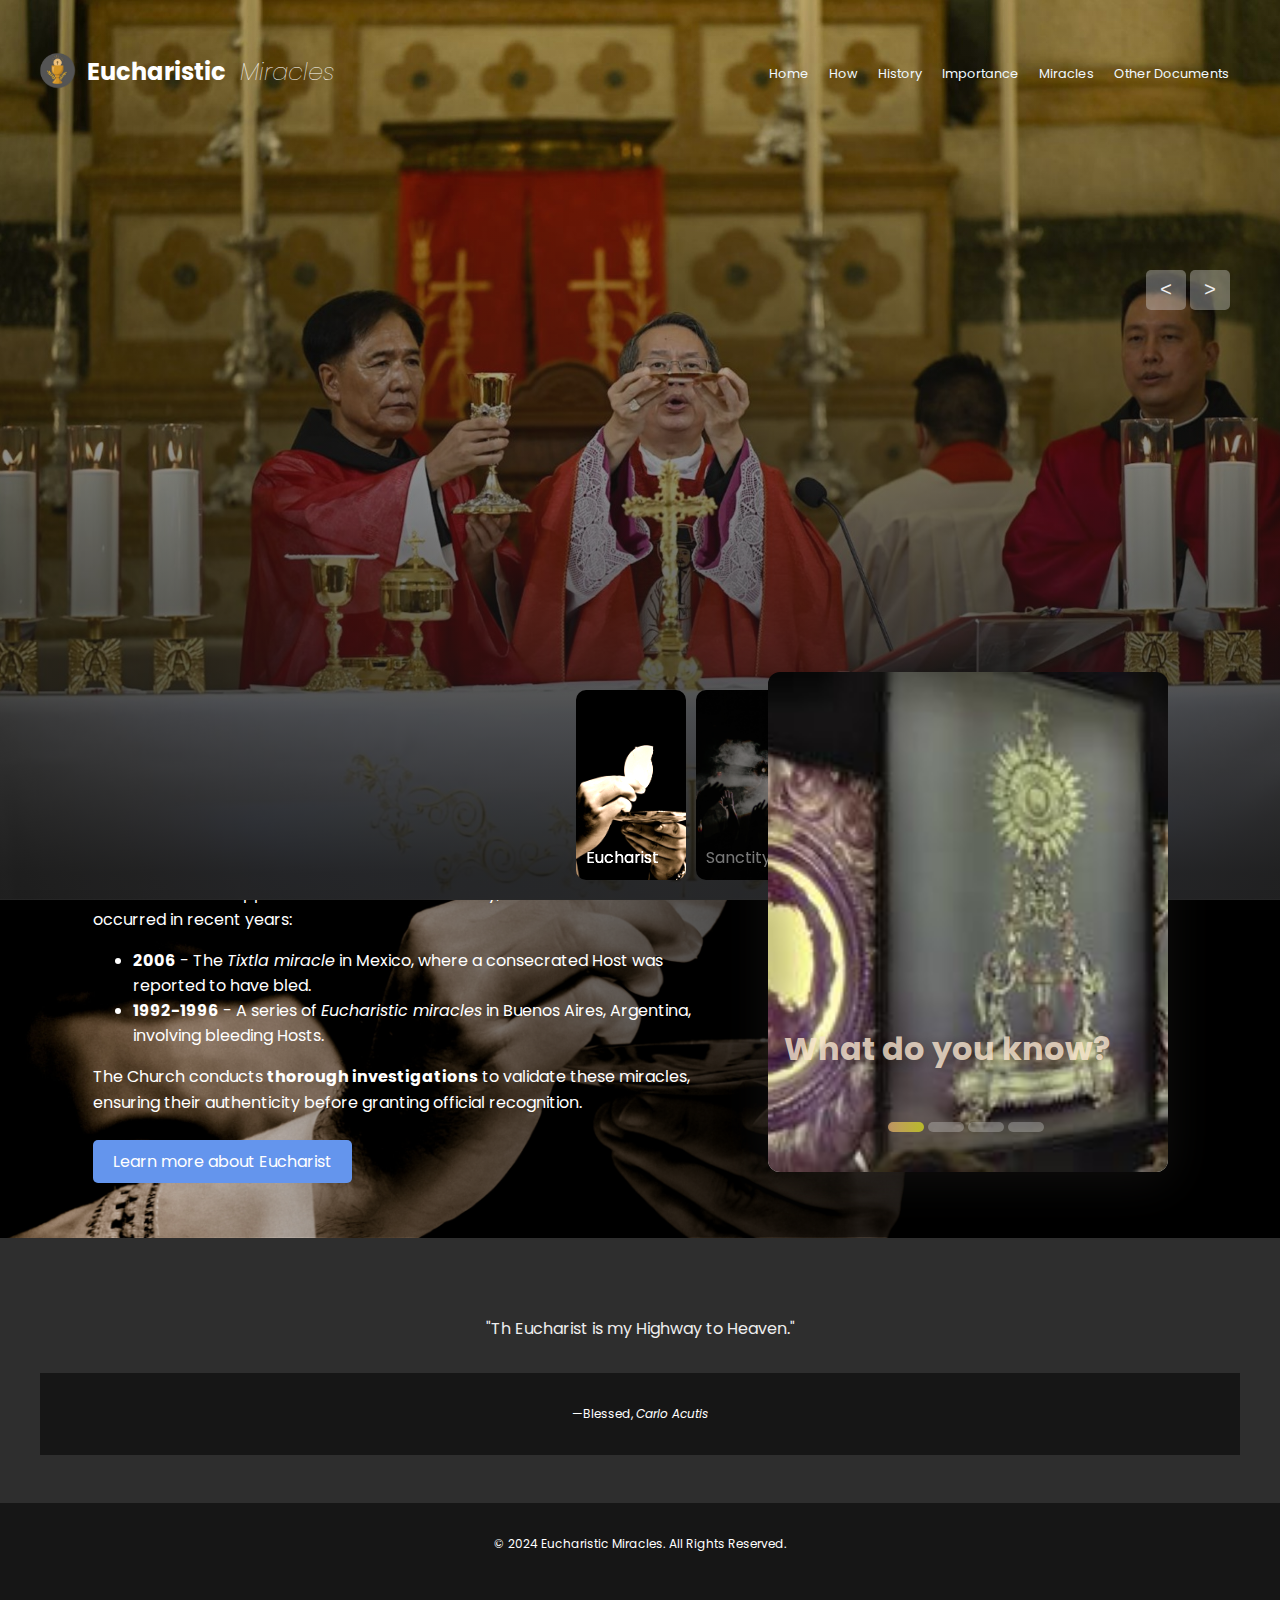
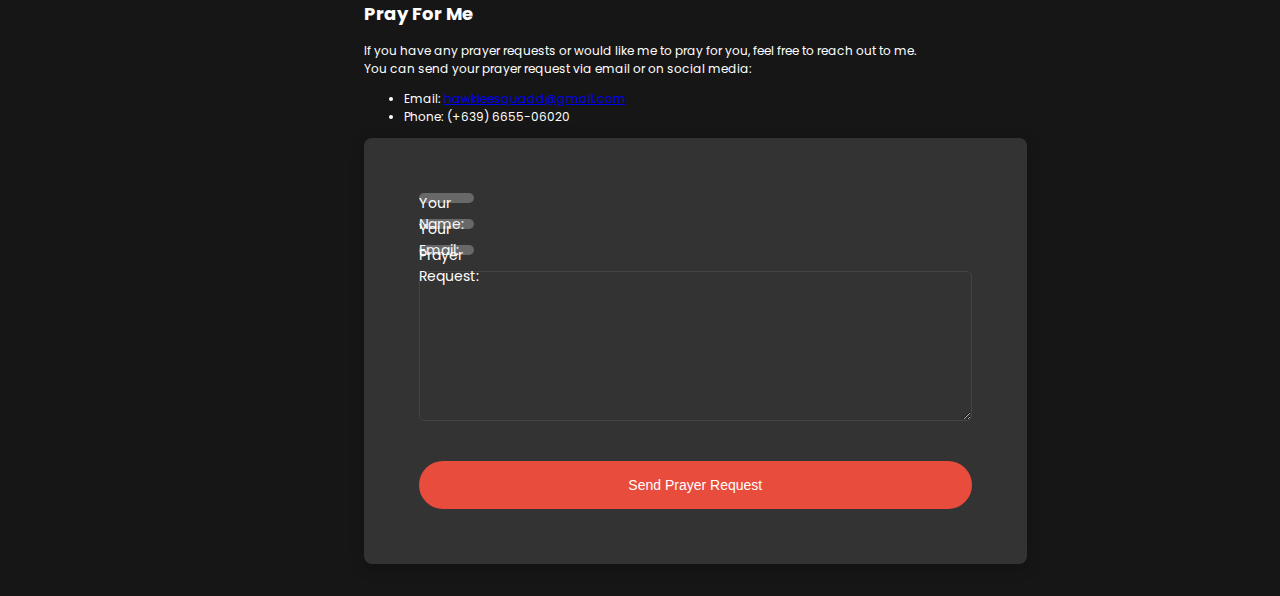
<file: index.html>
<!DOCTYPE html>
<html lang="en">

<head>
    <meta charset="UTF-8">
    <meta name="viewport" content="width=device-width, initial-scale=1.0">
    <title>Document</title>
    <link rel="stylesheet" href="style.css">
</head>

<body>
    <div class="logo" style="z-index: 12;"><img src="image/eucharistlogo.png" alt=""></div>

    <header>
        <div class="header-content">
            <div class="title">Eucharistic</div>
            <div class="miracles">Miracles</div>
            <ul class="menu">
                <li><a href="index.html" style="text-decoration: none; color: aliceblue;">Home</a></li>
                <li><a href="how.html" style="text-decoration: none;color: aliceblue;">How</a></li>
                <li><a href="history.html" style="text-decoration: none;color: aliceblue;">History</a></li>
                <li><a href="Importance.html" style="text-decoration: none;color: aliceblue;">Importance</a></li>
                <li><a href="Miracles.html" style="text-decoration: none;color: aliceblue;">Miracles</a></li>
                <li><a href="otherDocs.html" style="text-decoration: none;color: aliceblue;">Other Documents</a></li>
            </ul>
        </div>
    </header>


    <!-- slider -->

    <div class="slider">
        <!-- list Items -->
        <div class="list">
            <div class="item active">
                <img src="image/Step 1.jpg">
                <div class="content">
                    <p>Eucharistis Miracles</p>
                    <h2>Eucharistic</h2>
                    <p>
                        Eucharist, in Christianity, ritual commemoration of Jesus' Last Supper with his disciples.
                        The Eucharist (from the Greek eucharistia for “thanksgiving”) is the central act of Christian
                        worship and is practiced by most Christian churches in some form.
                    </p>
                </div>
            </div>
            <div class="item">
                <img src="image/Step 2.jpg">
                <div class="content">
                    <p>Eucharistic Miracles</p>
                    <h2>Sanctity</h2>
                    <p>
                        It is the muchness of the good things of God. It is the more and more and still more of the life
                        of God in our souls. More still, He promises. that, provided that we believe in Him in the
                        Eucharist,
                        He will sustain this life in our souls into eternity.
                    </p>
                </div>
            </div>
            <div class="item">
                <img src="image/Step 3.jpg">
                <div class="content">
                    <p>Eucharistic Miracles</p>
                    <h2>Divinity</h2>
                    <p>
                        To speak of Christ being present in the Eucharist “body, blood, and soul” signifies that he is
                        present
                        fully in his human nature. His divinity is present on the ground of the Hypostatic Union (union
                        of
                        human and divine nature in the one divine person, Jesus).
                    </p>
                </div>
            </div>
            <div class="item">
                <img src="image/eucharist4.webp">
                <div class="content">
                    <p>Eucharistic Miracles</p>
                    <h2>Holiness</h2>
                    <p>
                        Holiness is the fruit of the Eucharist because it is its fountain. Only those who are in
                        communion
                        with the vine – Eucharistic Jesus – can be fertile branches. Let us look at the lives of the
                        saints,
                        eloquent testimonies of this truth: the Eucharist is the secret of the saints. It is the school
                        in
                        which great souls are forged.
                    </p>
                </div>
            </div>
            <div class="item">
                <img src="image/eucharist5.jpg">
                <div class="content">
                    <p>Eucharistic Miracles</p>
                    <h2>Piety</h2>
                    <p>
                        Piety is the virtue of honoring our kin just as Religion is the virtue of honoring God.
                        Eucharist Piety, then, in addition to the act of religion which it most certainly is—Jesus
                        is God—is also an act of piety because Jesus is man.
                    </p>
                </div>
            </div>
        </div>
        <!-- button arrows -->
        <div class="arrows">
            <button id="prev"><</button>
                    <button id="next">></button>
        </div>
        <!-- thumbnail -->
        <div class="thumbnail">
            <div class="item active">
                <img src="image/eucharist1.jpg">
                <div class="content">
                    Eucharist
                </div>
            </div>
            <div class="item">
                <img src="image/eucharist2.jpg">
                <div class="content">
                    Sanctity
                </div>
            </div>
            <div class="item">
                <img src="image/eucharist3.jpg">
                <div class="content">
                    Divinity
                </div>
            </div>
            <div class="item">
                <img src="image/eucharist4.webp">
                <div class="content">
                    Holiness
                </div>
            </div>
            <div class="item">
                <img src="image/eucharist5.jpg">
                <div class="content">
                    Piety
                </div>
            </div>
        </div>
    </div>

    <section>
        <div class="midpage">
            <div class="text">
                <p
                    style="font-family: Poppins; text-align: justify; font-size: 10px; letter-spacing: 10px; text-transform: uppercase;">
                    Eucharistic Miracles</p>
                <h2>Eucharistic Miracles Throughout History</h2>
                <p>
                    Eucharistic miracles have been reported and recognized by the Catholic Church since the 8th century,
                    with the earliest known case being the <strong>Miracle of Lanciano</strong> in Italy around the year
                    750.
                </p>
                <p>
                    Over the centuries, more than <strong>100 Eucharistic miracles</strong> have been documented and
                    approved for veneration.
                    Notably, several miracles have occurred in recent years:
                </p>
                <ul>
                    <li>
                        <strong>2006</strong> - The <em>Tixtla miracle</em> in Mexico, where a consecrated Host was
                        reported to have bled.
                    </li>
                    <li>
                        <strong>1992-1996</strong> - A series of <em>Eucharistic miracles</em> in Buenos Aires,
                        Argentina, involving bleeding Hosts.
                    </li>
                </ul>
                <p>
                    The Church conducts <strong>thorough investigations</strong> to validate these miracles, ensuring
                    their authenticity
                    before granting official recognition.
                </p>
                <br>
                <a href="Miracles.html" class="button">Learn more about Eucharist</a>
            </div>
        </div>
    </section>
    <div class="c">

        <input type="radio" name="a" id="cr-1" checked>
        <label for="cr-1" style="--hue: 32"></label>
        <div class="ci" style="--z: 4">
            <h2 class="ch" style="--h: 32; --s: 80%; --l: 90%">What do you know?</h2>
            <img src="image/Argentina1.jpg" alt="Snow on leafs">
        </div>

        <input type="radio" name="a" id="cr-2">
        <label for="cr-2" style="--hue: 82"></label>
        <div class="ci" style="--z: 3">
            <h2 class="ch" style="--h: 82; --s: 80%; --l: 90%">Look from inside?</h2>
            <img src="image/Sacrifice.png" alt="Trees">
        </div>

        <input type="radio" name="a" id="cr-3">
        <label for="cr-3" style="--hue: 40"></label>
        <div class="ci" style="--z: 2">
            <h2 class="ch" style="--h: 40; --s: 100%; --l: 89%">In the mountains?</h2>
            <img src="image/Argentina3.jpg" alt="Mountains and houses">
        </div>

        <input type="radio" name="a" id="cr-4">
        <label for="cr-4" style="--hue: 210"></label>
        <div class="ci" style="--z: 1">
            <h2 class="ch" style="--h: 210; --s: 70%; --l: 90%">Above looks beautiful?</h2>
            <img src="image/Tixtla miracle in Mexico.jpg" alt="Sky and mountains">
        </div>

    </div>

    <blockquote style="margin-top: 10%; text-align: center;">
        <p>"Th Eucharist is my Highway to Heaven."</p>
        <footer>—Blessed, <cite>Carlo Acutis</cite></footer>
    </blockquote>

    <footer>
        <div class="footer-content">
            <p>&copy; 2024 Eucharistic Miracles. All Rights Reserved.</p>
            <section id="contact">
                <h2>Pray For Me</h2>
                <p>If you have any prayer requests or would like me to pray for you, feel free to reach out to me.</p>
                <p>You can send your prayer request via email or on social media:</p>
                <ul>
                    <li>Email: <a href="mailto: hawkieesquadd@gmail.com">hawkieesquadd@gmail.com</a></li>
                    <li>Phone: (+639) 6655-06020</li>
                </ul>
                <!-- Contact Form -->
                <form class="contact-form" style="padding: 10%;">
                    <label>Your Name:</label>
                    <input type="text" id="name" name="name" required>

                    <label>Your Email: </label>
                    <input type="email" id="email" name="email" required>

                    <label>Prayer Request:</label>
                    <textarea id="message" name="message" rows="4" required></textarea>

                    <button class="btn">Send Prayer Request</button>
                </form>
            </section>
        </div>
    </footer>




</body>

<script>let items = document.querySelectorAll('.slider .list .item');
    let next = document.getElementById('next');
    let prev = document.getElementById('prev');
    let thumbnails = document.querySelectorAll('.thumbnail .item');

    // config param
    let countItem = items.length;
    let itemActive = 0;
    // event next click
    next.onclick = function () {
        itemActive = itemActive + 1;
        if (itemActive >= countItem) {
            itemActive = 0;
        }
        showSlider();
    }
    //event prev click
    prev.onclick = function () {
        itemActive = itemActive - 1;
        if (itemActive < 0) {
            itemActive = countItem - 1;
        }
        showSlider();
    }
    // auto run slider
    let refreshInterval = setInterval(() => {
        next.click();
    }, 5000)
    function showSlider() {
        // remove item active old
        let itemActiveOld = document.querySelector('.slider .list .item.active');
        let thumbnailActiveOld = document.querySelector('.thumbnail .item.active');
        itemActiveOld.classList.remove('active');
        thumbnailActiveOld.classList.remove('active');

        // active new item
        items[itemActive].classList.add('active');
        thumbnails[itemActive].classList.add('active');
        setPositionThumbnail();

        // clear auto time run slider
        clearInterval(refreshInterval);
        refreshInterval = setInterval(() => {
            next.click();
        }, 5000)
    }
    function setPositionThumbnail() {
        let thumbnailActive = document.querySelector('.thumbnail .item.active');
        let rect = thumbnailActive.getBoundingClientRect();
        if (rect.left < 0 || rect.right > window.innerWidth) {
            thumbnailActive.scrollIntoView({ behavior: 'smooth', inline: 'nearest' });
        }
    }

    // click thumbnail
    thumbnails.forEach((thumbnail, index) => {
        thumbnail.addEventListener('click', () => {
            itemActive = index;
            showSlider();
        })
    })</script>


<script>
    document.querySelectorAll('.nav-dot').forEach((dot, index) => {
        dot.addEventListener('click', () => {
            document.getElementById(`slide${index + 1}`).checked = true;
        });
    });

    document.querySelector('.left-arrow').addEventListener('click', () => {
        let currentSlide = document.querySelector('input[type="radio"]:checked');
        let previousSlide = currentSlide.previousElementSibling || document.querySelector('input[type="radio"]:last-child');
        previousSlide.checked = true;
    });

    document.querySelector('.right-arrow').addEventListener('click', () => {
        let currentSlide = document.querySelector('input[type="radio"]:checked');
        let nextSlide = currentSlide.nextElementSibling || document.querySelector('input[type="radio"]:first-child');
        nextSlide.checked = true;
    });

</script>

</html>
</file>
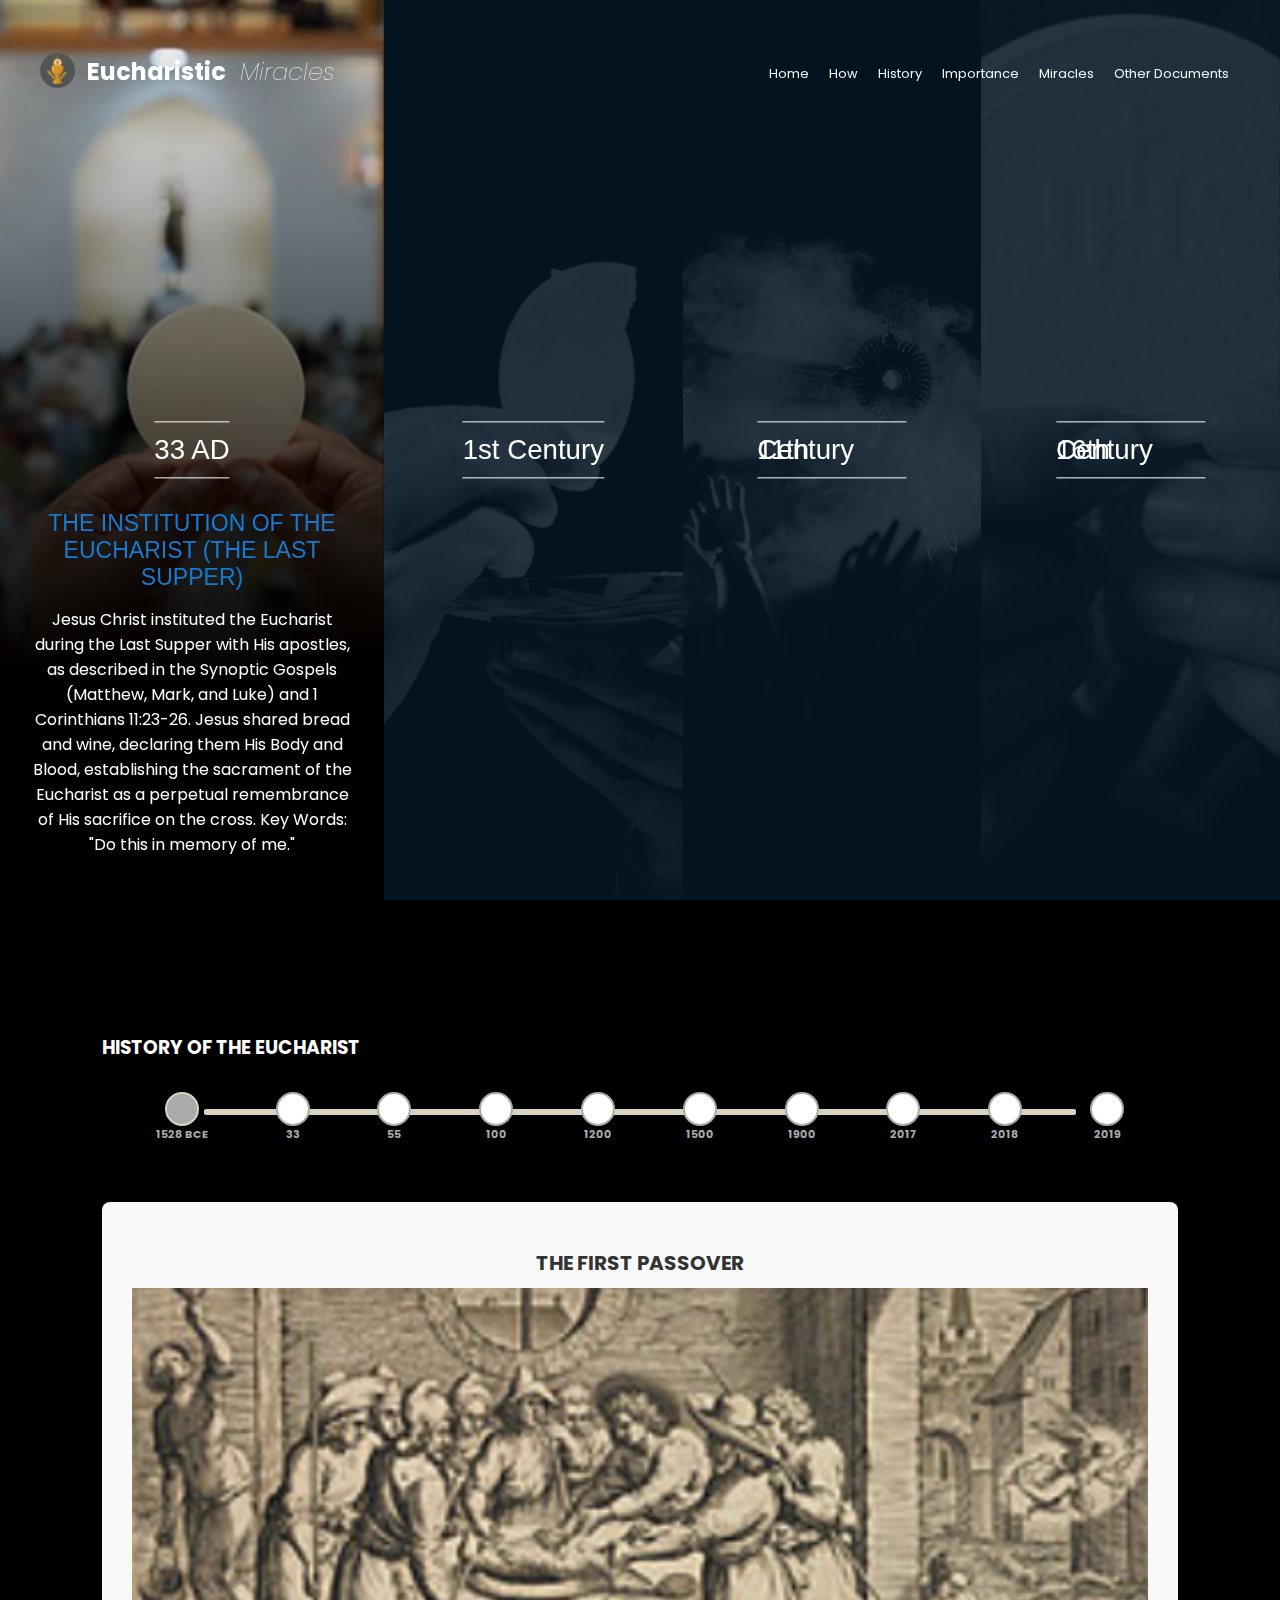
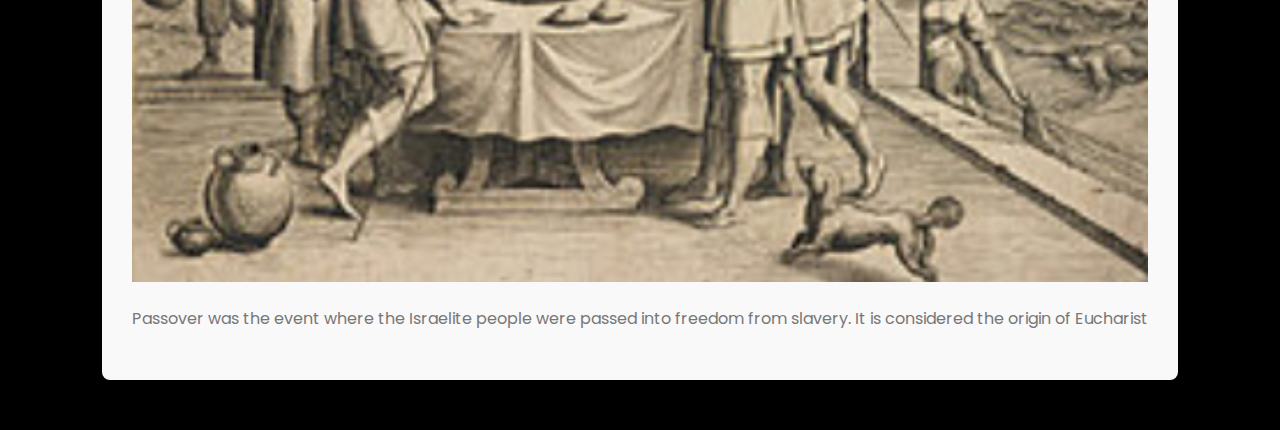
<file: history.html>
<!DOCTYPE html>
<html lang="en">

<head>
    <meta charset="UTF-8">
    <meta name="viewport" content="width=device-width, initial-scale=1.0">
    <title>Document</title>
    <link rel="stylesheet" href="history.css">
</head>

<body>
    <!-- header -->
    <div class="logo" style="z-index: 12;"><img src="image/eucharistlogo.png" alt=""></div>

    <header>
        <div class="header-content">
            <div class="title">Eucharistic</div>
            <div class="miracles">Miracles</div>
            <ul class="menu">
                <li><a href="index.html" style="text-decoration: none; color: aliceblue;">Home</a></li>
                <li><a href="how.html" style="text-decoration: none;color: aliceblue;">How</a></li>
                <li><a href="history.html" style="text-decoration: none;color: aliceblue;">History</a></li>
                <li><a href="Importance.html" style="text-decoration: none;color: aliceblue;">Importance</a></li>
                <li><a href="Miracles.html" style="text-decoration: none;color: aliceblue;">Miracles</a></li>
                <li><a href="otherDocs.html" style="text-decoration: none;color: aliceblue;">Other Documents</a></li>
            </ul>
        </div>
    </header>

    </head>


    <section id="timeline">

        <div class="tl-item">

            <div class="tl-bg" style="background-image: url(image/eucharist.jpg)"></div>

            <div class="tl-year">
                <p class="f2 heading--sanSerif">33 AD</p>
            </div>

            <div class="tl-content">
                <h1>The Institution of the Eucharist (The Last Supper)</h1>
                <p>Jesus Christ instituted the Eucharist during the Last Supper with His apostles, as described in the Synoptic Gospels (Matthew, Mark, and Luke) and 1 Corinthians 11:23-26.
                   Jesus shared bread and wine, declaring them His Body and Blood, establishing the sacrament of the Eucharist as a perpetual remembrance of His sacrifice on the cross.
                   Key Words: "Do this in memory of me."</p>
            </div>

        </div>

        <div class="tl-item">

            <div class="tl-bg" style="background-image: url(image/eucharist1.jpg)"></div>

            <div class="tl-year">
                <p class="f2 heading--sanSerif">1st Century</p>
            </div>

            <div class="tl-content">
                <h1 class="f3 text--accent ttu"> Early Church and Apostolic Traditions</h1>
                <p> The Eucharist became central to Christian worship in the early church, celebrated as a communal meal known as the "Breaking of the Bread." Writings by early Church Fathers like St. Ignatius of Antioch and St. Justin Martyr provided insight into its practice and belief in the Real Presence of Christ.
                The theology and liturgy of the Eucharist developed to reflect Christ’s presence, aligning it with the sacrifice of the cross.
                    Key Writings:
                    Didache (c. 90 AD)
                    St. Justin Martyr's First Apology (c. 155 AD)</p>
            </div>

        </div>

        <div class="tl-item">

            <div class="tl-bg" style="background-image: url(image/eucharist2.jpg)"></div>

            <div class="tl-year">
                <p class="f2 heading--sanSerif"> 11th Century</p>
            </div>

            <div class="tl-content">
                <h1 class="f3 text--accent ttu">The Middle Ages and the Doctrine of Transubstantiation</h1>
                <p>Theological debates regarding the nature of the Eucharist culminated in the Fourth Lateran Council (1215), where the doctrine of Transubstantiation was formally defined. This teaching emphasized that the bread and wine truly become the Body and Blood of Christ, even though their appearance remains unchanged.
                   The Eucharist became central to Catholic doctrine, leading to the establishment of practices such as Eucharistic Adoration and the Feast of Corpus Christi (1264).
                    Key Theologians: St. Thomas Aquinas (Summa Theologica)</p>
            </div>

        </div>

        <div class="tl-item">

            <div class="tl-bg" style="background-image: url(image/eucharist3.jpg)"></div>

            <div class="tl-year">
                <p class="f2 heading--sanSerif">16th Century</p>
            </div>

            <div class="tl-content">
                <h1 class="f3 text--accent ttu">The Protestant Reformation and the Council of Trent</h1>
                <p>The Protestant Reformation (1517) challenged Catholic teachings on the Eucharist. Reformers like Martin Luther, John Calvin, and Ulrich Zwingli presented differing views:
                    Luther: Consubstantiation (Christ is present alongside the bread and wine).
                    Zwingli: Symbolic presence only.
                    Calvin: Spiritual presence.
                    In response, the Council of Trent (1545–1563) reaffirmed the Catholic belief in Transubstantiation and the Real Presence.
                    Significance: The Council clarified and defended the Eucharist as a sacrament instituted by Christ, strengthening its role in Catholic worship.</p>
            </div>

        </div>
    </section>



    <div class="progress-wrapper">
        <h3> HISTORY OF THE EUCHARIST</h3>
        <div id="progress-bar-container">
            <ul>
                <!-- Generate 10 steps dynamically -->
                <li class="step active" data-step="1">1528 BCE</li>
                <li class="step" data-step="2">33</li>
                <li class="step" data-step="3">55</li>
                <li class="step" data-step="4">100</li>
                <li class="step" data-step="5">1200</li>
                <li class="step" data-step="6">1500</li>
                <li class="step" data-step="7">1900</li>
                <li class="step" data-step="8">2017</li>
                <li class="step" data-step="9">2018</li>
                <li class="step" data-step="10">2019</li>
            </ul>
            <div id="line">
                <div id="line-progress"></div>
            </div>
        </div>

        <div id="progress-content-section">
            <!-- Generate 10 sections dynamically -->
            <div class="section-content active" data-content="1">
                <h2>The First Passover</h2>
                <img src="/image/1528bce.png" width="100%">
                <p>Passover was the event where the Israelite
                    people were passed into freedom from slavery.
                    It is considered the origin of Eucharist</p>
            </div>
            <div class="section-content" data-content="2">
                <h2>The Last Supper</h2>
                <img src="image/33(1).png" width="100%">
                <p>During the Last Supper Jesus shared the bread
                    and wine around the table. Symbolizing his
                    sacrifice in the form of his blood and body.</p>
                <br>
                <h2>Key Symbols</h2>
                <img src="image/33(2).png" width="100%">
                <p>The bread, or communion, symbolized Jesus' body
                    while the wine symbolized his blood.
                    Both represented both life and sacrifice</p>
                <br>
                <h2>New Passover</h2>
                <p>When Jesus handed over the bread and wine to his
                    disciples it was considered the New Passover.
                    Many of the actions he did were likened to the
                    actions of the First Passover.</p>
            </div>
            <div class="section-content" data-content="3">
                <h2>'Breaking of the Bread'</h2>
                <img src="image/55.png" width="100%">
                <p>The first recorded use of communion in a church
                    was found in Paul's letter to the Corinthians.
                    He states that phrases such as 'do this as a
                    memorial of me' and 'this cup is the new covenant
                    in my blood' which are very similar to the words
                    spoken today during Eucharist</p>
            </div>
            <div class="section-content" data-content="4">
                <h2>Early Eucharist</h2>
                <p>Christians would gather on the first day of the week,
                    Sunday, to celebrate together. They would break the
                    bread, quoting 'do this in memory of me' and believed
                    that they were eating and drinking the body and blood
                    of the Lord. It was also believed that Jesus was kept
                    alive through reading and telling stories.</p>
            </div>
            <div class="section-content" data-content="5">
                <h2>Eucharist in the Middle Ages</h2>
                <img src="image/1200.png" width="100%">
                <p>Eucharist became more of a revered practice throughout
                    the Middle Ages. It became a custom that children
                    would not receive the communion until 12 or 14 years
                    old - something that still occurs today. Adults would
                    also not take the communion frequently, only at
                    important times.</p>
            </div>
            <div class="section-content" data-content="6">
                <h2>Eucharistic Reform</h2>
                <img src="image/1500.png" width="100%">
                <p>During the 16th century Pope Pius V allowed a reform to
                    occur within the Roman Catholic Church. This created a
                    unified practice of the Eucharist and allowed all
                    teachings of it to be synthesized.</p>
            </div>
            <div class="section-content" data-content="7">
                <h2>Inner Nature of Communion</h2>
                <img src="image/1900.png" width="100%">
                <p>To many the bread and wine may appear as just that.
                    Christians believe that once a priest consecrates the
                    bread and wine its inner nature does change and it
                    becomes the body and blood of Christ - despite its
                    outwards appearance not changing.</p>
            </div>
            <div class="section-content" data-content="8">
                <h2>Passover Today</h2>
                <img src="image/2017.png" width="100%">
                <p>Today Passover is celebrated by the Jewish people at
                    approximately the same time as Easter</p>
            </div>
            <div class="section-content" data-content="9">
                <h2>Eucharist Today</h2>
                <img src="image/2018.png" width="100%">
                <p>Today the reception of Eucharist is broken into four
                    different parts: The Introductory Rites, The Liturgy
                    of the Word, The Liturgy of the Eucharist and The
                    Concluding Rites. Together these four parts make up
                    a Mass, taking around about an hour or so to conclude.</p>
            </div>
            <div class="section-content" data-content="10">
                <h2>Receiving the Eucharist</h2>
                <img src="image/2019.png" width="100%">
                <p>When receiving the Eucharist people are encouraged to
                    place their right hand below their left, have the
                    communion placed into their left palm, say 'Amen',
                    take it into their right hand and eat it and then make
                    the sign of the cross.</p>
            </div>
        </div>
    </div>

    <script>
        const steps = document.querySelectorAll('.step');
        const lineProgress = document.getElementById('line-progress');
        const sections = document.querySelectorAll('.section-content');

        steps.forEach((step, index) => {
            step.addEventListener('click', () => {
                // Update active step
                steps.forEach((s) => s.classList.remove('active'));
                step.classList.add('active');

                // Update progress bar
                const progress = ((index + 1) / steps.length) * 100;
                lineProgress.style.width = `${progress}%`;

                // Show corresponding content
                sections.forEach((section) => section.classList.remove('active'));
                document.querySelector(`.section-content[data-content="${index + 1}"]`).classList.add('active');
            });
        });
    </script>
</body>

</html>
</file>
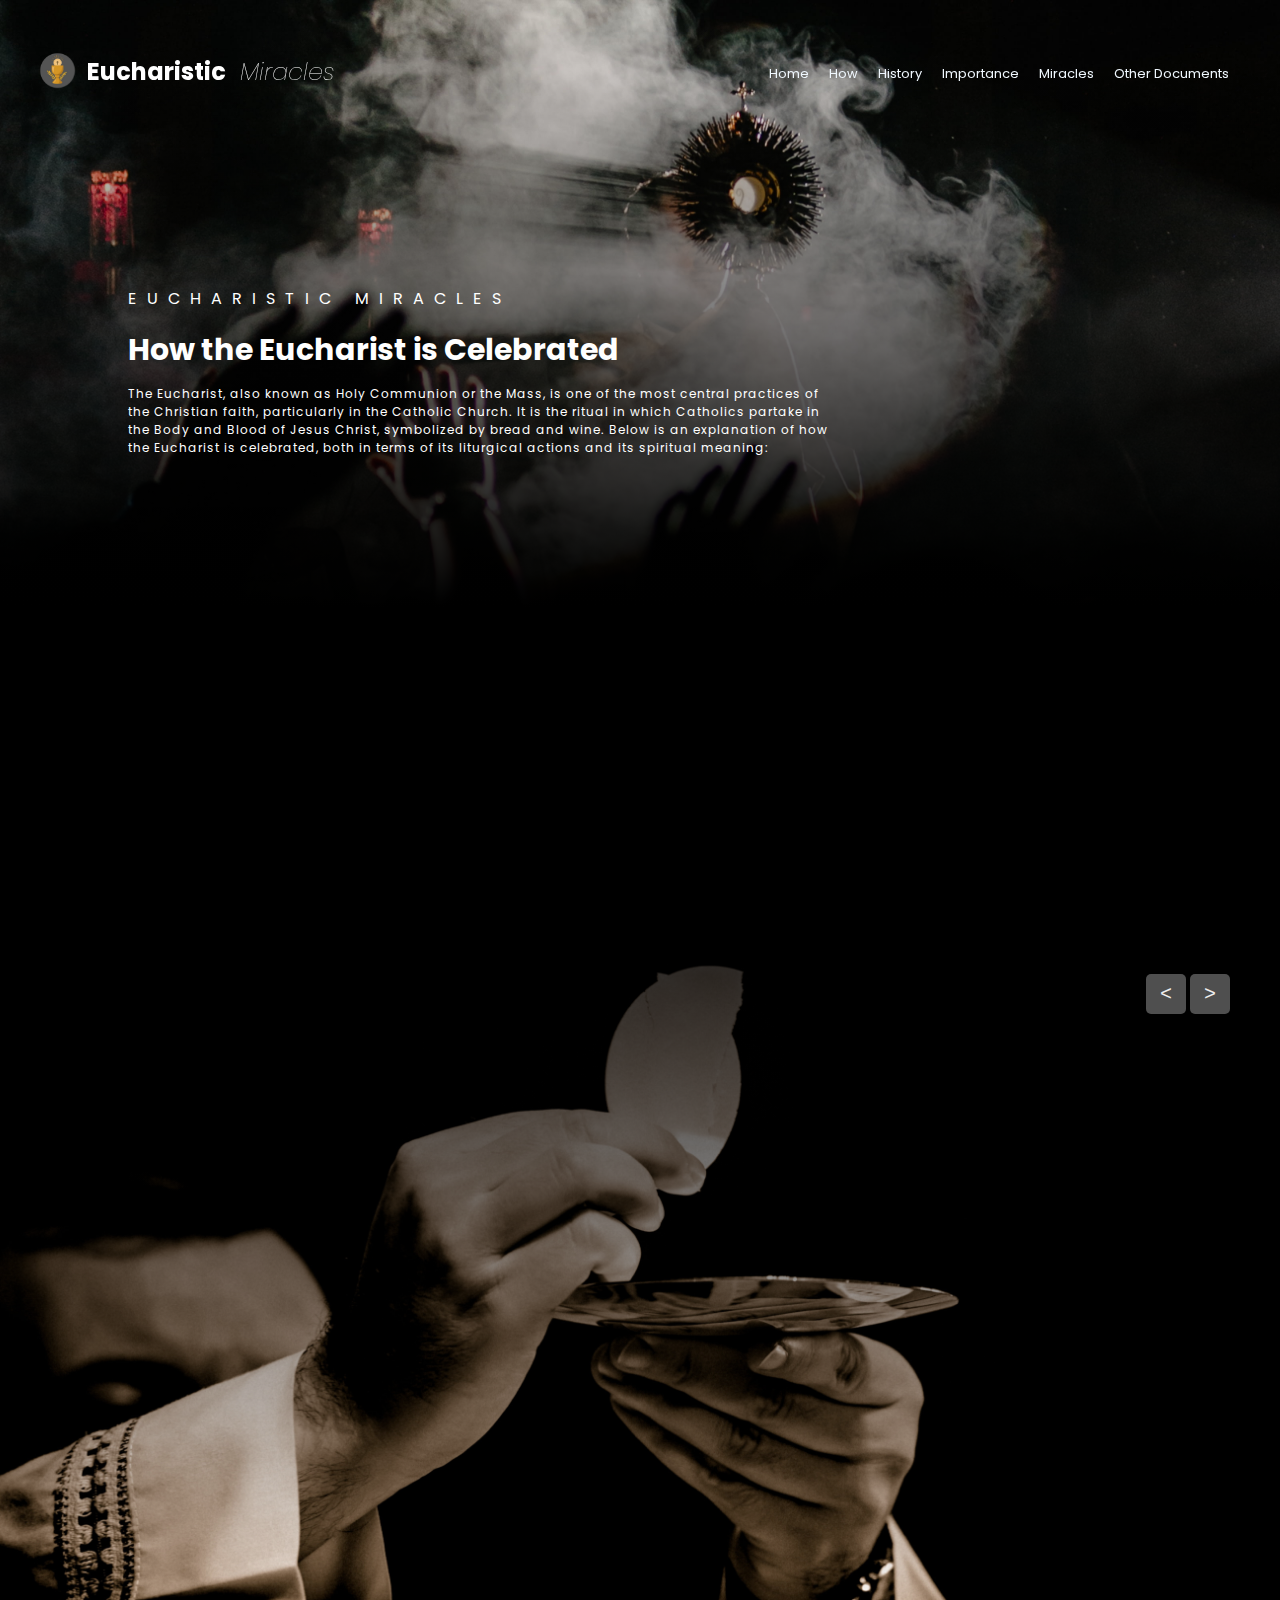
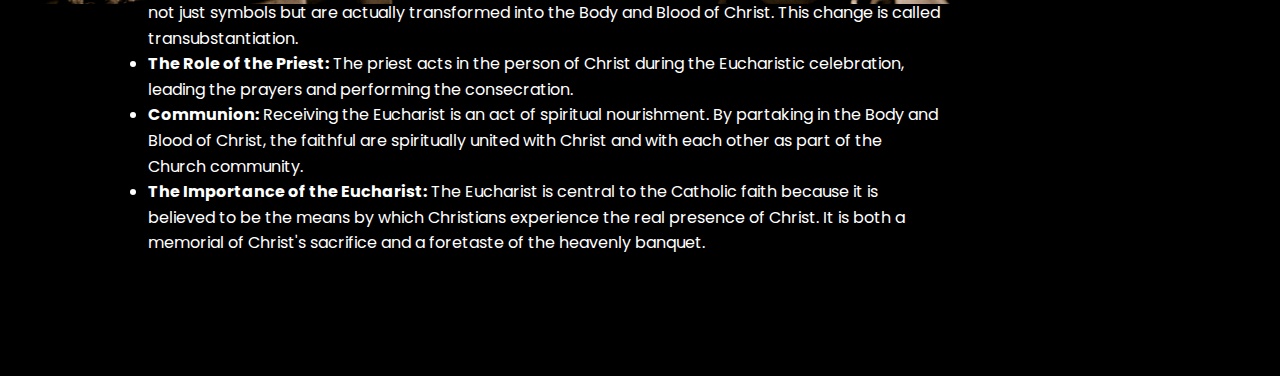
<file: how.html>
<!DOCTYPE html>
<html lang="en">

<head>
    <meta charset="UTF-8">
    <meta name="viewport" content="width=device-width, initial-scale=1.0">
    <title>Document</title>
    <link rel="stylesheet" href="how.css">
</head>

<body>
    <!-- header -->
    <div class="logo" style="z-index: 12;"><img src="image/eucharistlogo.png" alt=""></div>

    <header>
        <div class="header-content">
            <div class="title">Eucharistic</div>
            <div class="miracles">Miracles</div>
            <ul class="menu">
                <li><a href="index.html" style="text-decoration: none; color: aliceblue;">Home</a></li>
                <li><a href="how.html" style="text-decoration: none;color: aliceblue;">How</a></li>
                <li><a href="history.html" style="text-decoration: none;color: aliceblue;">History</a></li>
                <li><a href="Importance.html" style="text-decoration: none;color: aliceblue;">Importance</a></li>
                <li><a href="Miracles.html" style="text-decoration: none;color: aliceblue;">Miracles</a></li>
                <li><a href="otherDocs.html" style="text-decoration: none;color: aliceblue;">Other Documents</a></li>
            </ul>
        </div>
    </header>

    <section class="content-background">
        <div class="content">
            <p>Eucharistic Miracles</p>
            <h2>How the Eucharist is Celebrated</h2>
            <p class="explanation">
                The Eucharist, also known as Holy Communion or the Mass, is one of the most central practices of the
                Christian faith, particularly in the Catholic Church. It is the ritual in which Catholics partake in the
                Body and Blood of Jesus Christ, symbolized by bread and wine. Below is an explanation of how the
                Eucharist is celebrated, both in terms of its liturgical actions and its spiritual meaning:
            </p>
        </div>
    </section>

    <section>
        <div class="slider">
            <!-- list Items -->
            <div class="list">
                <div class="item active">
                    <img src="image/eucharist1.jpg">
                    <div class="content-liturgy">
                        <p>Liturgy of the Eucharist</p>
                        <h2>Preparation of the Gifts</h2>
                        <p>
                            The Eucharist typically takes place during a Mass service. The first part of the celebration
                            involves the Preparation of the Gifts, which includes the bread and wine that will become
                            the Body and Blood of Christ. The priest prepares these gifts on the altar, often with the
                            congregation's offerings, such as money or other gifts for the community.
                        </p>
                    </div>
                </div>
                <div class="item">
                    <img src="image/eucharist2.jpg">
                    <div class="content-liturgy">
                        <p>Liturgy of the Eucharist</p>
                        <h2>Offertory</h2>
                        <p>
                            The bread and wine are brought forward to the altar.
                        </p>
                    </div>
                </div>
                <div class="item">
                    <img src="image/eucharist3.jpg">
                    <div class="content-liturgy">
                        <p>Liturgy of the Eucharist</p>
                        <h2>Eucharistic Prayer</h2>
                        <p>
                            The priest leads the congregation in the Eucharistic Prayer, during which the bread and wine
                            are consecrated. This prayer includes:
                            <b>Preface:</b> A prayer of thanksgiving.
                            <b>The Holy, Holy, Holy:</b> The congregation joins in praise, saying, "Holy, Holy, Holy
                            Lord, God
                            of hosts…"
                            <b>The Institution Narrative:</b> The priest recalls the words of Jesus at the Last Supper:
                            “This
                            is my Body... this is my Blood...” as he holds up the bread and wine.
                            <b>Transubstantiation:</b> This is the moment when, according to Catholic belief, the bread
                            and
                            wine are transformed into the actual Body and Blood of Christ, though they retain the
                            appearance of bread and wine.
                        </p>
                    </div>
                </div>
                <div class="item">
                    <img src="image/eucharist4.webp">
                    <div class="content-liturgy">
                        <p>Liturgy of the Eucharist</p>
                        <h2>The Lord’s Prayer</h2>
                        <p>
                            The congregation recites the Our Father (Lord's Prayer), and together, they ask God for
                            spiritual nourishment, protection, and guidance. This is also a moment for Catholics to
                            reflect on their relationship with God and each other.
                        </p>
                    </div>
                </div>
                <div class="item">
                    <img src="image/eucharist5.jpg">
                    <div class="content-liturgy">
                        <p>Liturgy of the Eucharist</p>
                        <h2>The Sign of Peace</h2>
                        <p>
                            After the Lord’s Prayer, the congregation exchanges the Sign of Peace, offering a handshake
                            or greeting to one another with the words, "Peace be with you." This symbolizes the unity of
                            the community and reconciliation with one another before receiving Communion.
                        </p>
                    </div>
                </div>

                <div class="item">
                    <img src="image/eucharist5.jpg">
                    <div class="content-liturgy">
                        <p>Liturgy of the Eucharist</p>
                        <h2>The Distribution of the Eucharist</h2>
                        <p>
                            The priest, deacon, and any other ministers distribute Holy Communion to the congregation.
                            Catholics who are in a state of grace (i.e., not conscious of unconfessed mortal sin)
                            receive the Body and Blood of Christ in the form of consecrated bread and wine.

                            Receiving the Eucharist: Participants approach the altar to receive the Body and Blood,
                            either on the tongue or in the hand. In many places, the faithful may also receive the wine
                            from a chalice. </p>
                    </div>
                </div>

                <div class="item">
                    <img src="image/eucharist5.jpg">
                    <div class="content-liturgy">
                        <p>Liturgy of the Eucharist</p>
                        <h2>The Closing Rite</h2>
                        <p>
                            After all have received the Eucharist, the priest concludes the Mass with a final prayer and
                            blessing. The congregation is sent forth with the words, "Go in peace," and they are
                            encouraged to live out the message of the Eucharist in their daily lives. </p>
                    </div>
                </div>
            </div>

            <!-- button arrows -->
            <div class="arrows">
                <button id="prev"><</button>
                <button id="next">></button>
            </div>
        </div>
    </section>

    <section class="key-aspects">
        <div class="aspects">
            <h2>Key Aspects of the Eucharistic Celebration</h2>
            <ul>
                <li>
                    <strong>Transubstantiation:</strong> Catholics believe that during the Eucharistic Prayer, the bread and wine are not just symbols but are actually transformed into the Body and Blood of Christ. This change is called transubstantiation.
                </li>
                <li>
                    <strong>The Role of the Priest:</strong> The priest acts in the person of Christ during the Eucharistic celebration, leading the prayers and performing the consecration.
                </li>
                <li>
                    <strong>Communion:</strong> Receiving the Eucharist is an act of spiritual nourishment. By partaking in the Body and Blood of Christ, the faithful are spiritually united with Christ and with each other as part of the Church community.
                </li>
                <li>
                    <strong>The Importance of the Eucharist:</strong> The Eucharist is central to the Catholic faith because it is believed to be the means by which Christians experience the real presence of Christ. It is both a memorial of Christ's sacrifice and a foretaste of the heavenly banquet.
                </li>
            </ul>
        </div>
    </section>

</body>

<script>
// Updated JavaScript without thumbnails
let items = document.querySelectorAll('.slider .list .item');
let next = document.getElementById('next');
let prev = document.getElementById('prev');

// config param
let countItem = items.length;
let itemActive = 0;

// event next click
next.onclick = function () {
    itemActive = itemActive + 1;
    if (itemActive >= countItem) {
        itemActive = 0;
    }
    showSlider();
}

// event prev click
prev.onclick = function () {
    itemActive = itemActive - 1;
    if (itemActive < 0) {
        itemActive = countItem - 1;
    }
    showSlider();
}

// auto run slider
let refreshInterval = setInterval(() => {
    next.click();
}, 5000)

function showSlider() {
    // remove item active old
    let itemActiveOld = document.querySelector('.slider .list .item.active');
    itemActiveOld.classList.remove('active');

    // active new item
    items[itemActive].classList.add('active');

    // clear auto time run slider
    clearInterval(refreshInterval);
    refreshInterval = setInterval(() => {
        next.click();
    }, 5000)
}

</script>

</html>
</file>
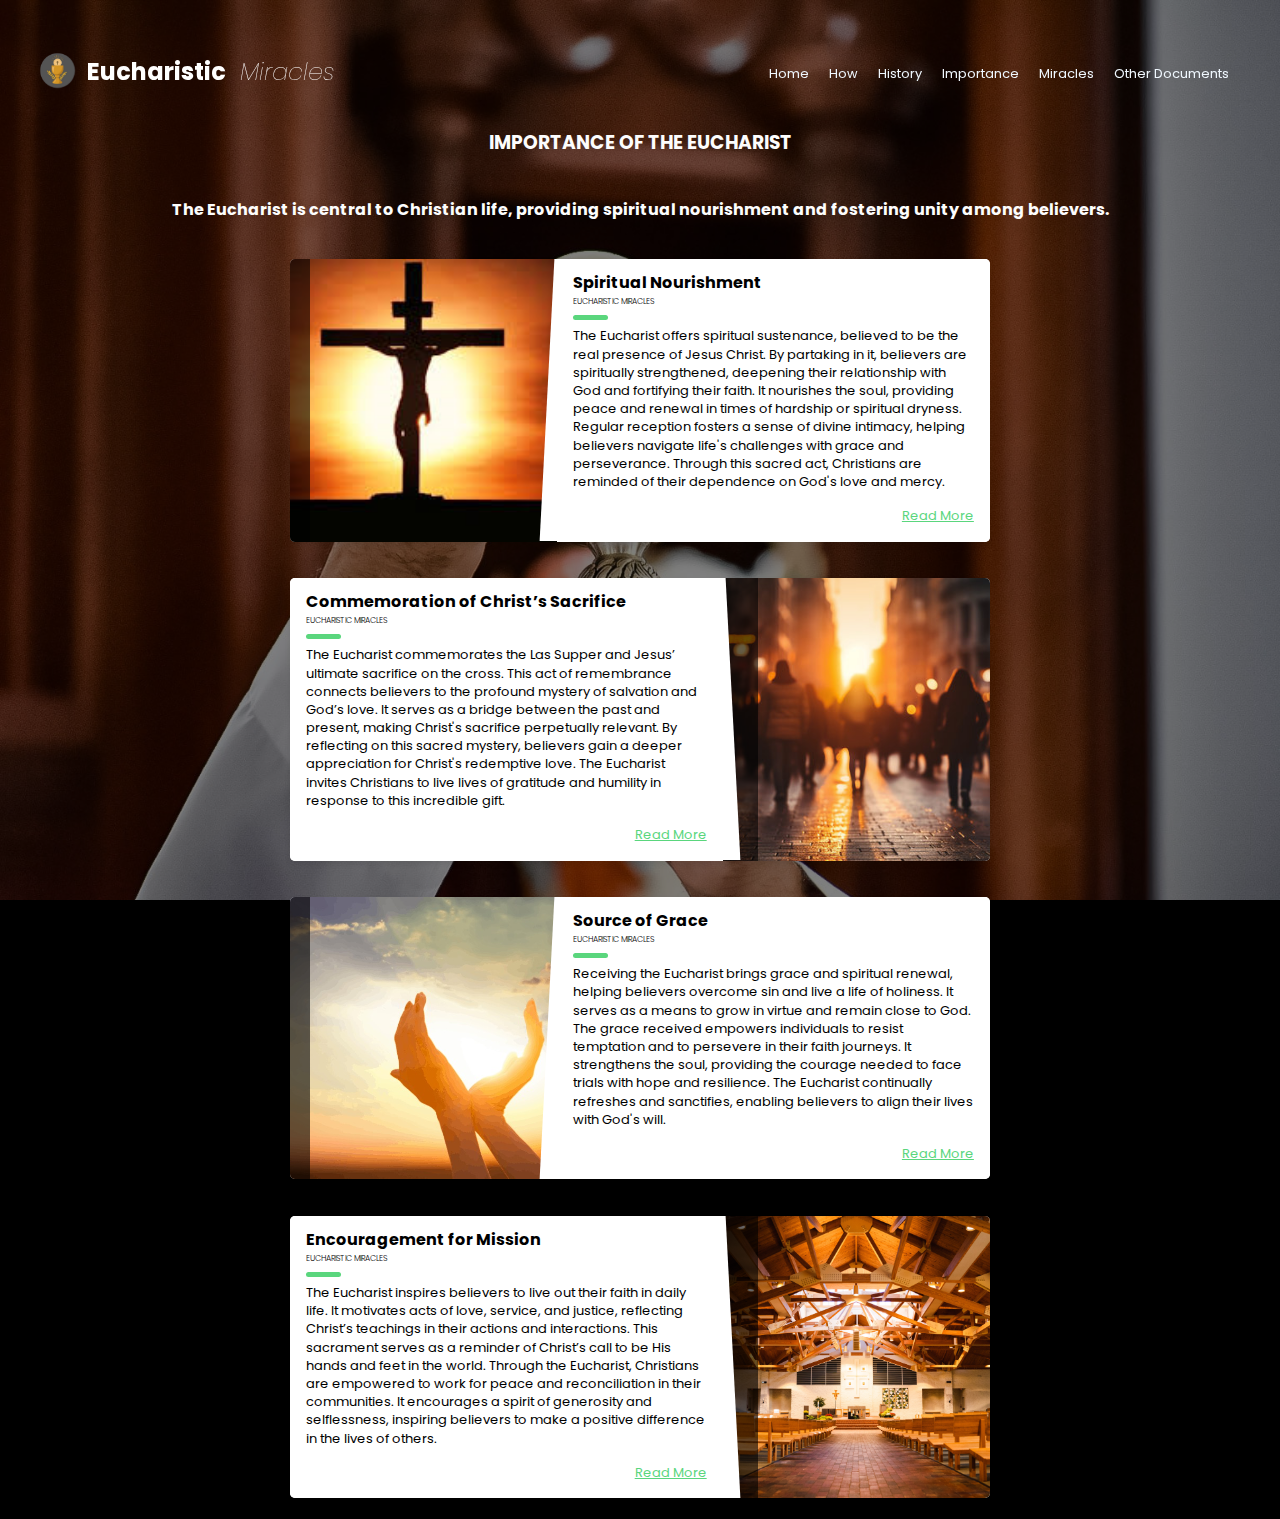
<file: Importance.html>
<!DOCTYPE html>
<html lang="en">

<head>
    <meta charset="UTF-8">
    <meta name="viewport" content="width=device-width, initial-scale=1.0">
    <title>Document</title>
    <link rel="stylesheet" href="importance.css">
</head>

<body>
    <!-- header -->
    <div class="logo" style="z-index: 12;"><img src="image/eucharistlogo.png" alt=""></div>

    <header>
        <div class="header-content">
            <div class="title">Eucharistic</div>
            <div class="miracles">Miracles</div>
            <ul class="menu">
                <li><a href="index.html" style="text-decoration: none; color: aliceblue;">Home</a></li>
                <li><a href="how.html" style="text-decoration: none;color: aliceblue;">How</a></li>
                <li><a href="history.html" style="text-decoration: none;color: aliceblue;">History</a></li>
                <li><a href="Importance.html" style="text-decoration: none;color: aliceblue;">Importance</a></li>
                <li><a href="Miracles.html" style="text-decoration: none;color: aliceblue;">Miracles</a></li>
                <li><a href="otherDocs.html" style="text-decoration: none;color: aliceblue;">Other Documents</a></li>
            </ul>
        </div>
    </header>

    <h3 align="center" style="margin-top: 10%;">IMPORTANCE OF THE EUCHARIST</h3>
    <h4 align="center">The Eucharist is central to Christian life, providing spiritual nourishment and fostering unity
        among believers.</h4>


    <div class="blog-card">
        <div class="meta">
            <div class="photo"
                style="background-image: url(image/Sacrifice.png)">
            </div>
            <ul class="details">
                <li class="author"><a href="#">John Doe</a></li>
                <li class="date">Aug. 24, 2015</li>
                <li class="tags">
                    <ul>
                        <li><a href="#">Learn</a></li>
                        <li><a href="#">Code</a></li>
                        <li><a href="#">HTML</a></li>
                        <li><a href="#">CSS</a></li>
                    </ul>
                </li>
            </ul>
        </div>
        <div class="description">
            <h1>Spiritual Nourishment</h1>
            <h2>Eucharistic Miracles</h2>
            <p> The Eucharist offers spiritual sustenance, believed to be the real presence of Jesus Christ. By
                partaking in it, believers are spiritually strengthened, deepening their relationship with God and
                fortifying their faith. It nourishes the soul, providing peace and renewal in times of hardship or
                spiritual dryness. Regular reception fosters a sense of divine intimacy, helping believers navigate
                life's challenges with grace and perseverance. Through this sacred act, Christians are reminded of their
                dependence on God's love and mercy.</p>
            <p class="read-more">
                <a href="#">Read More</a>
            </p>
        </div>
    </div>
    <div class="blog-card alt">
        <div class="meta">
            <div class="photo"
                style="background-image: url(image/Community.jpg)">
            </div>
            <ul class="details">
                <li class="author"><a href="#">Jane Doe</a></li>
                <li class="date">July. 15, 2015</li>
                <li class="tags">
                    <ul>
                        <li><a href="#">Learn</a></li>
                        <li><a href="#">Code</a></li>
                        <li><a href="#">JavaScript</a></li>
                    </ul>
                </li>
            </ul>
        </div>
        <div class="description">
            <h1>Commemoration of Christ’s Sacrifice</h1>
            <h2>Eucharistic Miracles</h2>
            <p> The Eucharist commemorates the Las Supper and Jesus’ ultimate sacrifice on the cross. This act of
                remembrance connects believers to the profound mystery of salvation and God’s love. It serves as a
                bridge between the past and present, making Christ's sacrifice perpetually relevant. By reflecting on
                this sacred mystery, believers gain a deeper appreciation for Christ's redemptive love. The Eucharist
                invites Christians to live lives of gratitude and humility in response to this incredible gift.</p>
            <p class="read-more">
                <a href="#">Read More</a>
            </p>
        </div>
    </div>

    <div class="blog-card">
        <div class="meta">
            <div class="photo"
                style="background-image: url(image/Grace.jpeg)">
            </div>
            <ul class="details">
                <li class="author"><a href="#">John Doe</a></li>
                <li class="date">Aug. 24, 2015</li>
                <li class="tags">
                    <ul>
                        <li><a href="#">Learn</a></li>
                        <li><a href="#">Code</a></li>
                        <li><a href="#">HTML</a></li>
                        <li><a href="#">CSS</a></li>
                    </ul>
                </li>
            </ul>
        </div>
        <div class="description">
            <h1>Source of Grace</h1>
            <h2>Eucharistic Miracles</h2>
            <p> Receiving the Eucharist brings grace and spiritual renewal, helping believers overcome sin and live a
                life of holiness. It serves as a means to grow in virtue and remain close to God. The grace received
                empowers individuals to resist temptation and to persevere in their faith journeys. It strengthens the
                soul, providing the courage needed to face trials with hope and resilience. The Eucharist continually
                refreshes and sanctifies, enabling believers to align their lives with God's will.</p>
            <p class="read-more">
                <a href="#">Read More</a>
            </p>
        </div>
    </div>
    <div class="blog-card alt">
        <div class="meta">
            <div class="photo"
                style="background-image: url(image/Mission.jpg)">
            </div>
            <ul class="details">
                <li class="author"><a href="#">Jane Doe</a></li>
                <li class="date">July. 15, 2015</li>
                <li class="tags">
                    <ul>
                        <li><a href="#">Learn</a></li>
                        <li><a href="#">Code</a></li>
                        <li><a href="#">JavaScript</a></li>
                    </ul>
                </li>
            </ul>
        </div>
        <div class="description">
            <h1>Encouragement for Mission</h1>
            <h2>Eucharistic Miracles</h2>
            <p> The Eucharist inspires believers to live out their faith in daily life. It motivates acts of love,
                service, and justice, reflecting Christ’s teachings in their actions and interactions. This sacrament
                serves as a reminder of Christ’s call to be His hands and feet in the world. Through the Eucharist,
                Christians are empowered to work for peace and reconciliation in their communities. It encourages a
                spirit of generosity and selflessness, inspiring believers to make a positive difference in the lives of
                others.</p>
            <p class="read-more">
                <a href="#">Read More</a>
            </p>
        </div>
    </div>

    <style>
        .blog-card {
            display: flex;
            flex-direction: column;
            margin: 1rem auto;
            box-shadow: 0 3px 7px -1px rgba(0, 0, 0, .1);
            margin-bottom: 1.6%;
            background: #fff;
            line-height: 1.4;
            font-family: sans-serif;
            border-radius: 5px;
            overflow: hidden;
            z-index: 0;
        }

        .blog-card a {
            color: inherit;
        }

        .blog-card a:hover {
            color: #5ad67d;
        }

        .blog-card:hover .photo {
            transform: scale(1.3) rotate(3deg);
        }

        .blog-card .meta {
            position: relative;
            z-index: 0;
            height: 200px;
        }

        .blog-card .photo {
            position: absolute;
            top: 0;
            right: 0;
            bottom: 0;
            left: 0;
            background-size: cover;
            background-position: center;
            transition: transform 0.2s;
        }

        .blog-card .details,
        .blog-card .details ul {
            margin: auto;
            padding: 0;
            list-style: none;
        }

        .blog-card .details {
            position: absolute;
            top: 0;
            bottom: 0;
            left: -100%;
            margin: auto;
            transition: left 0.2s;
            background: rgba(0, 0, 0, .6);
            color: #ffffff;
            padding: 10px;
            width: 100%;
            font-size: 0.9rem;
        }

        .blog-card .details a {
            text-decoration: dotted underline;
        }

        .blog-card .details ul li {
            display: inline-block;
        }

        .blog-card .details .author:before {
            font-family: FontAwesome;
            margin-right: 10px;
            content: "\f007";
        }

        .blog-card .details .date:before {
            font-family: FontAwesome;
            margin-right: 10px;
            content: "\f133";
        }

        .blog-card .details .tags ul:before {
            font-family: FontAwesome;
            content: "\f02b";
            margin-right: 10px;
        }

        .blog-card .details .tags li {
            margin-right: 2px;
        }

        .blog-card .details .tags li:first-child {
            margin-left: -4px;
        }

        .blog-card .description {
            padding: 1rem;
            background: #ffffff;
            position: relative;
            z-index: 1;
        }

        .blog-card .description h1,
        .blog-card .description h2 {
            font-family: Poppins, sans-serif;
        }

        .blog-card .description h1 {
            line-height: 1;
            margin: 0;
            font-size: 1rem;
            color: black;
        }

        .blog-card .description h2 {
            font-size: .5rem;
            font-weight: 300;
            text-transform: uppercase;
            color: #000000;
            margin-top: 5px;
        }

        .blog-card .description p {
            color: #000000;
            font-size: 13px;
            font-family: Poppins;
        }

        .blog-card .description .read-more {
            text-align: right;
        }

        .blog-card .description .read-more a {
            color: #5ad67d;
            display: inline-block;
            position: relative;
        }

        .blog-card .description .read-more a:after {
            content: "\f061";
            font-family: FontAwesome;
            margin-left: -10px;
            opacity: 0;
            vertical-align: middle;
            transition: margin 0.3s, opacity 0.3s;
        }

        .blog-card .description .read-more a:hover:after {
            margin-left: 5px;
            opacity: 1;
        }

        .blog-card p {
            position: relative;
            margin: 1rem 0 0;
        }

        .blog-card p:first-of-type {
            margin-top: 1.25rem;
        }

        .blog-card p:first-of-type:before {
            content: "";
            position: absolute;
            height: 5px;
            background: #5ad67d;
            width: 35px;
            top: -0.75rem;
            border-radius: 3px;
        }

        .blog-card:hover .details {
            left: 0%;
        }

        @media (min-width: 640px) {
            .blog-card {
                flex-direction: row;
                max-width: 700px;
            }

            .blog-card .meta {
                flex-basis: 40%;
                height: auto;
            }

            .blog-card .description {
                flex-basis: 60%;
            }

            .blog-card .description:before {
                transform: skewX(-3deg);
                content: "";
                background: #fff;
                width: 30px;
                position: absolute;
                left: -10px;
                top: 0;
                bottom: 0;
                z-index: -1;
            }

            .blog-card.alt {
                flex-direction: row-reverse;
            }

            .blog-card.alt .description:before {
                left: inherit;
                right: -10px;
                transform: skew(3deg);
            }

            .blog-card.alt .details {
                padding-left: 25px;
            }
        }
    </style>


</body>

</html>
</file>
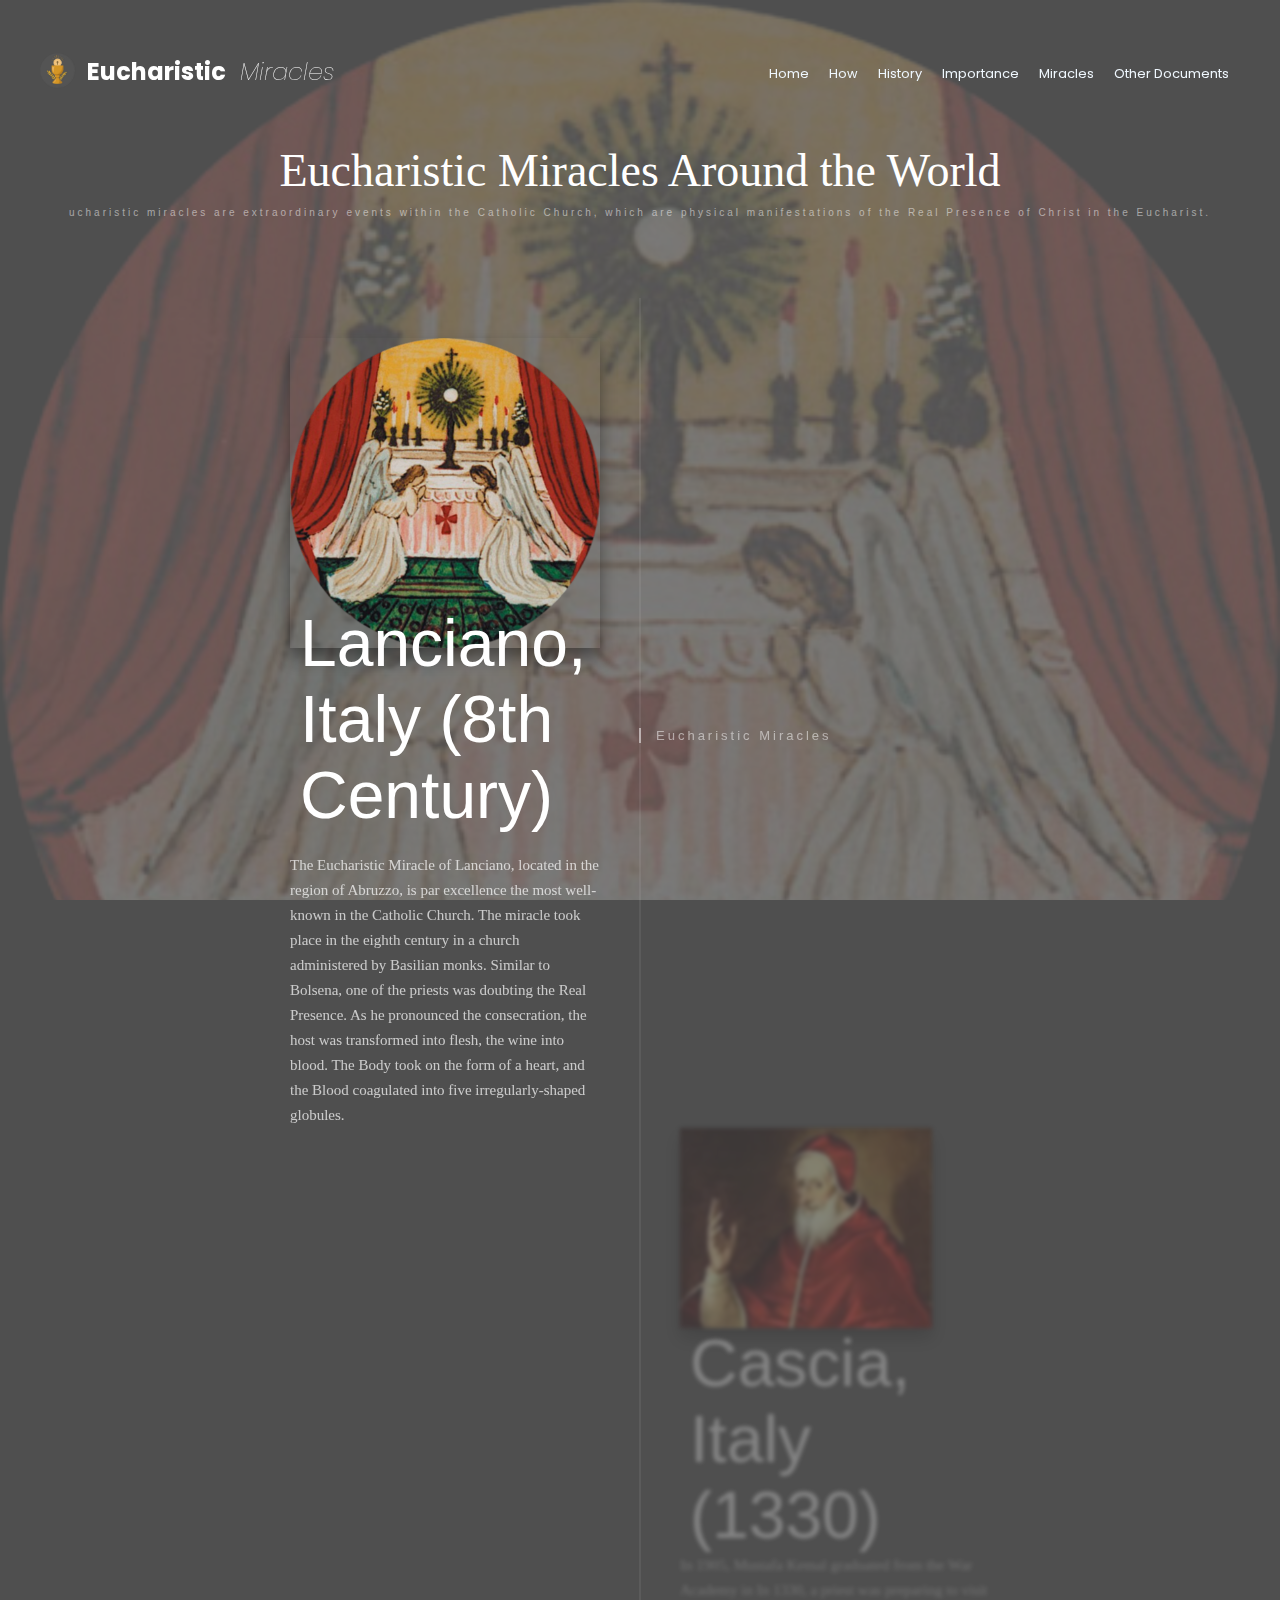
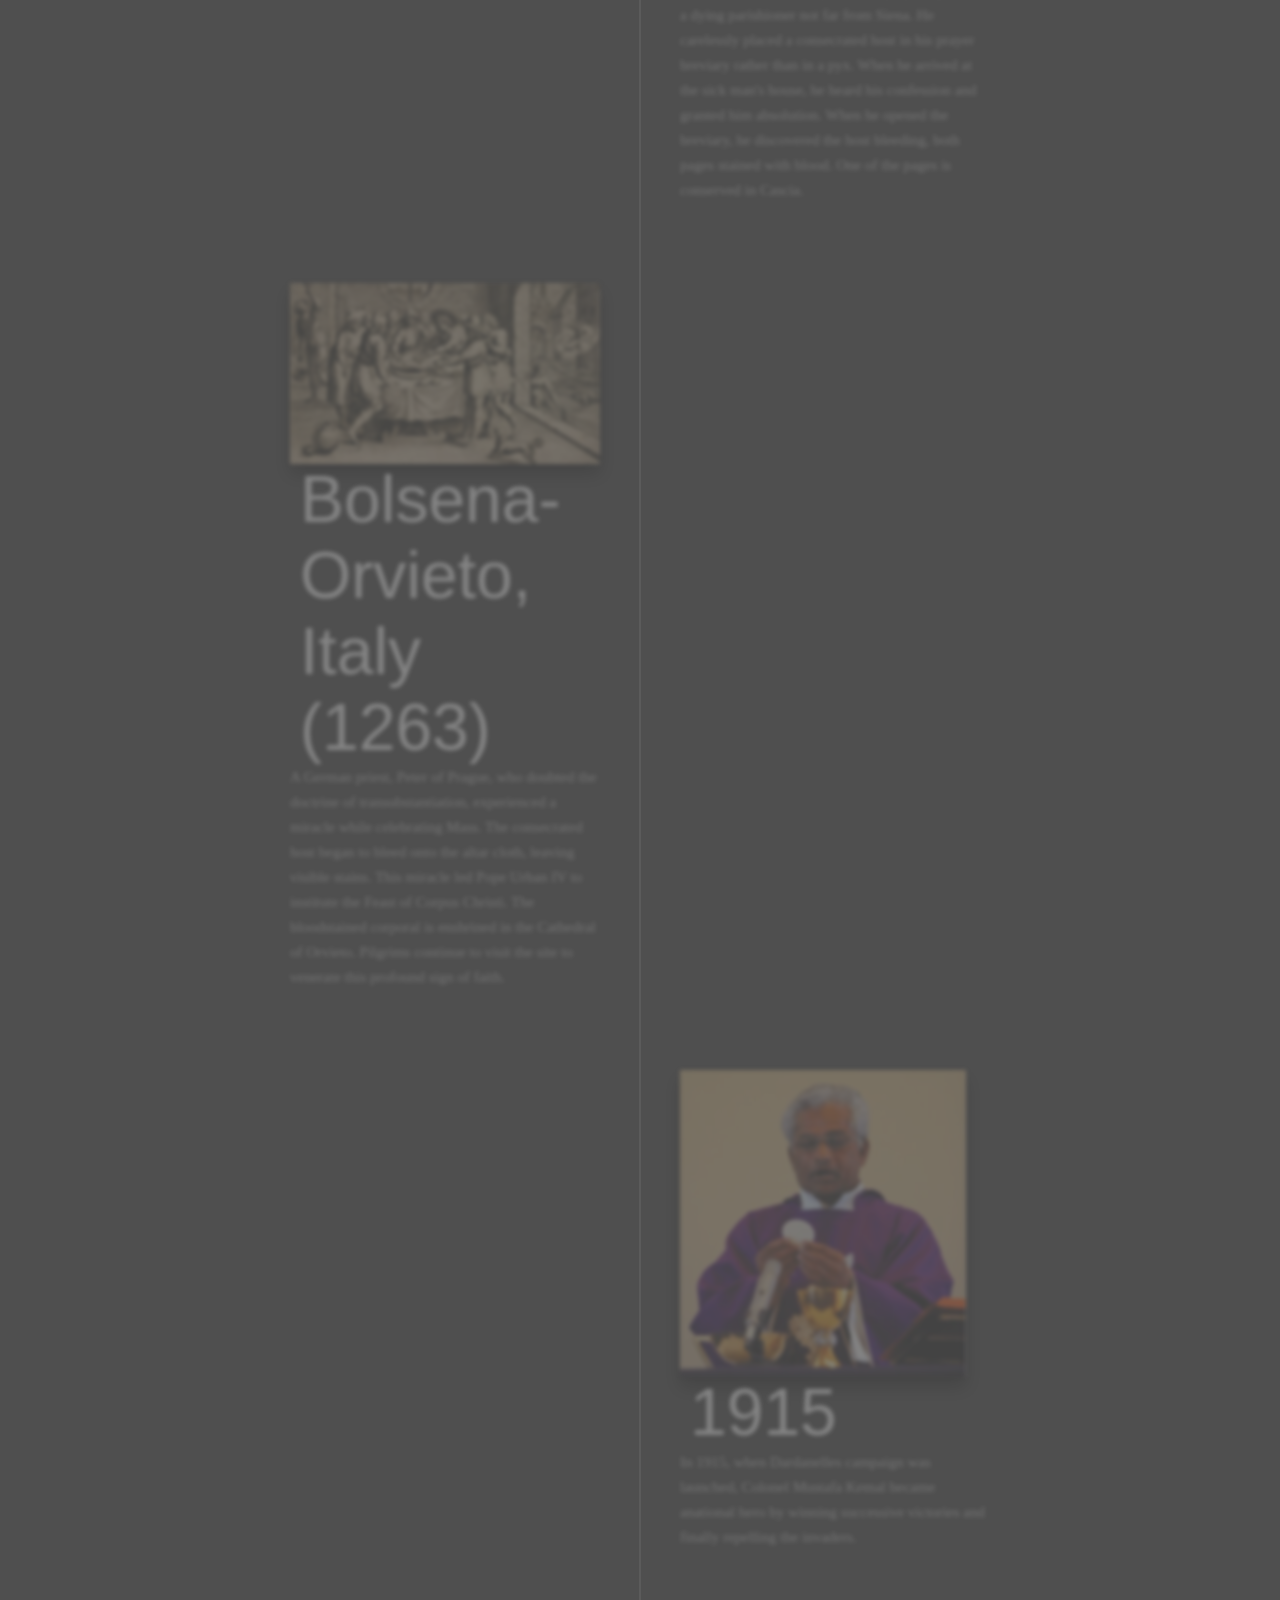
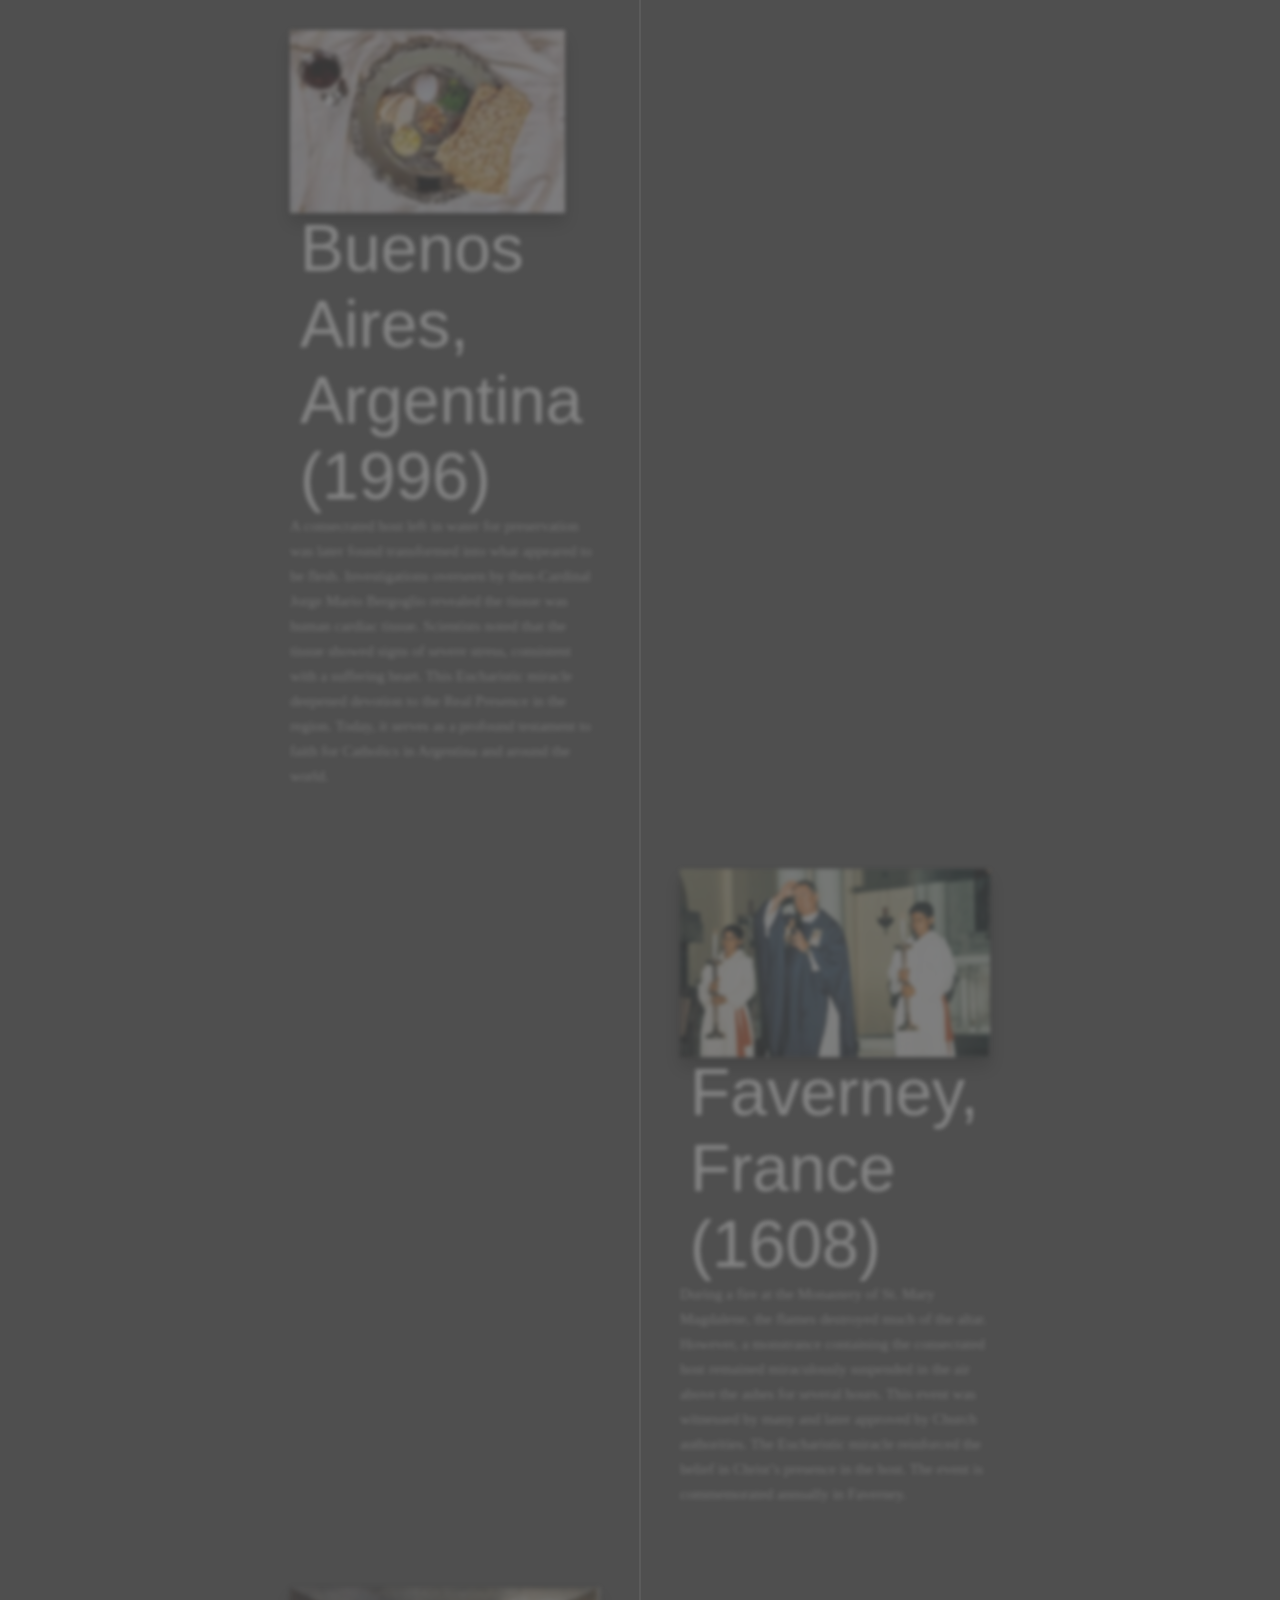
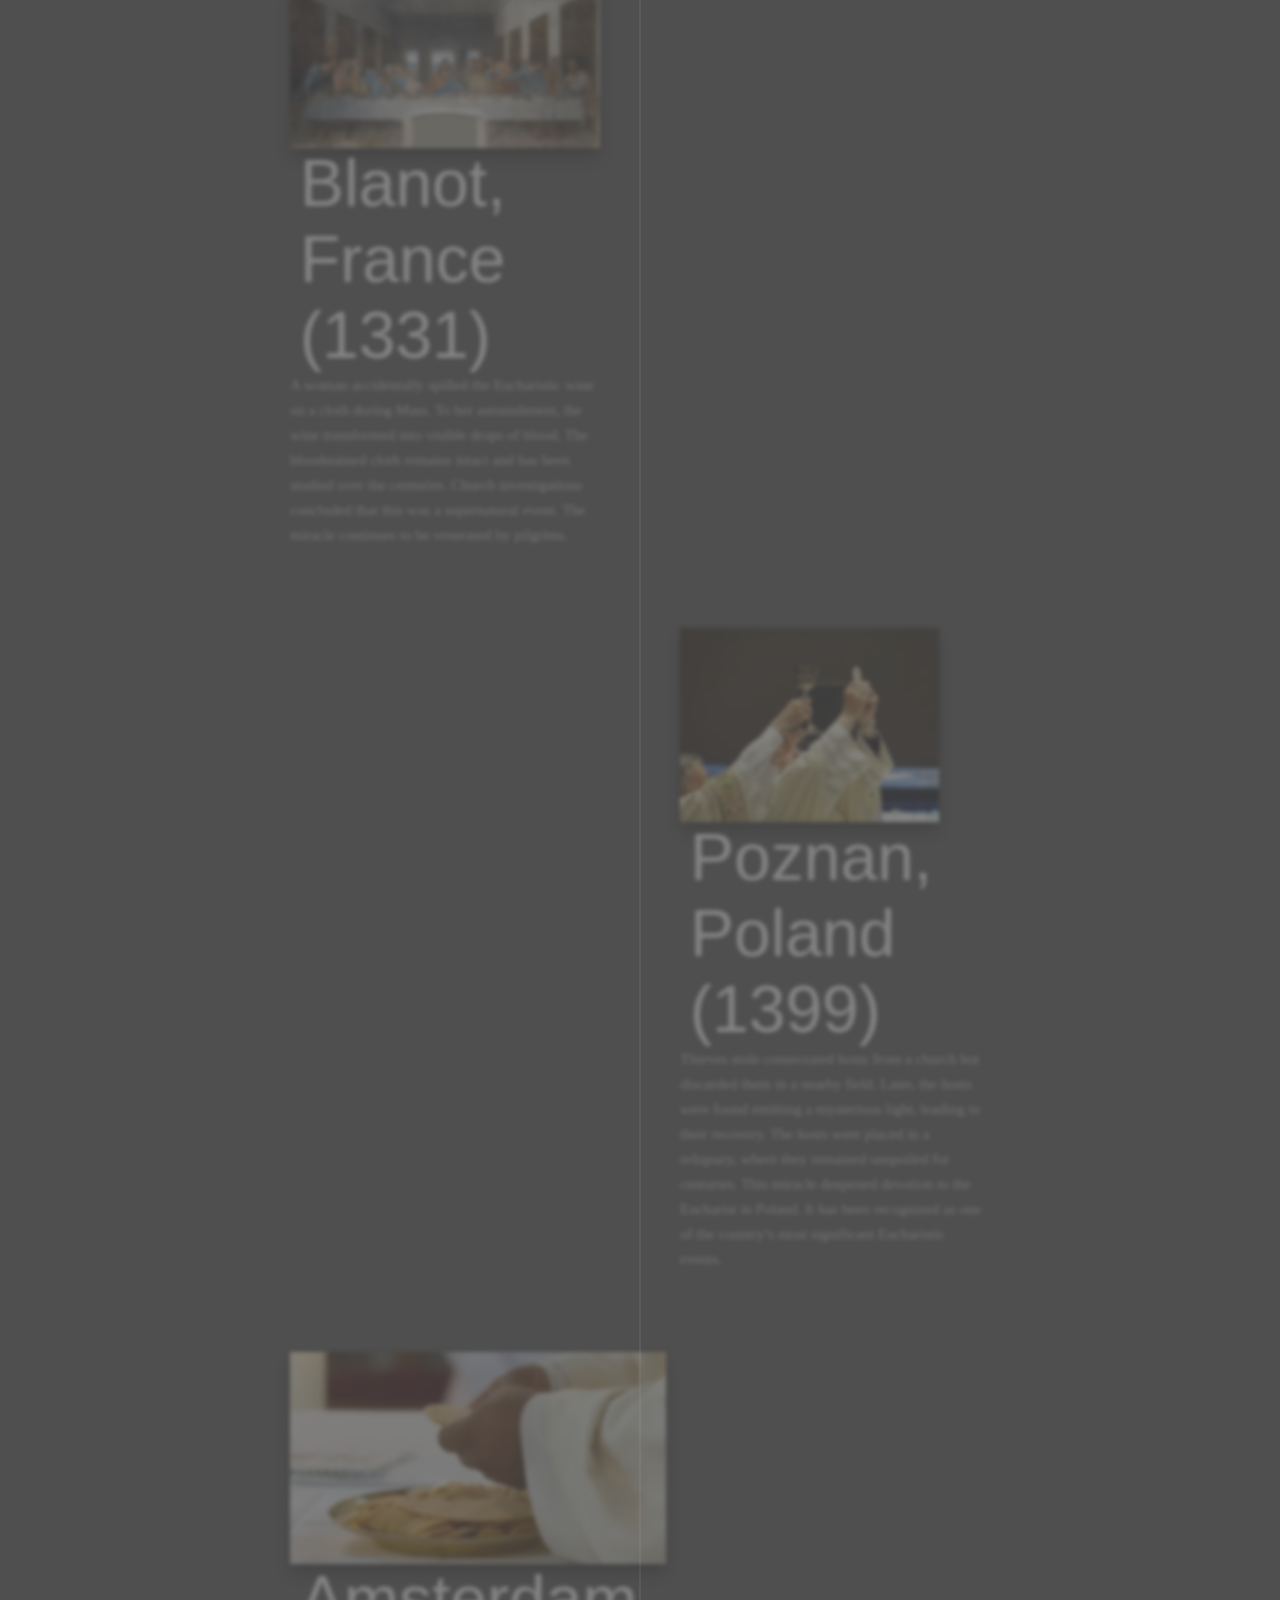
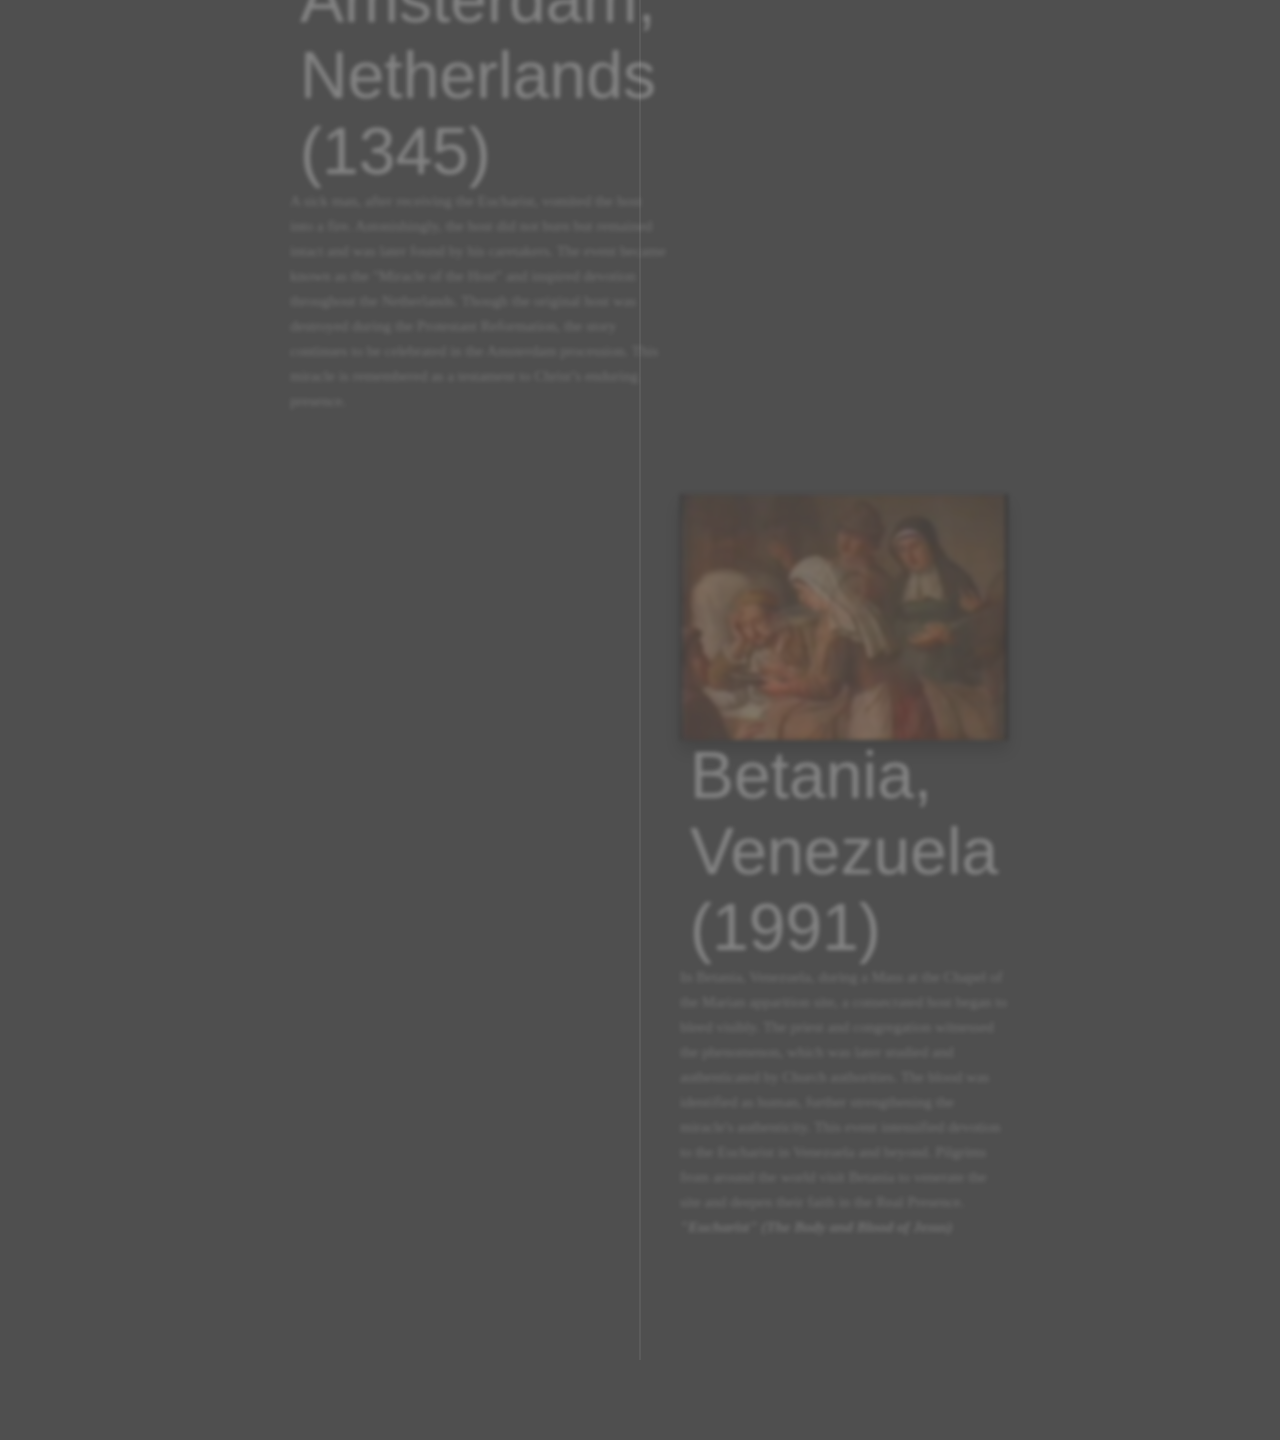
<file: Miracles.html>
<!DOCTYPE html>
<html lang="en">

<head>
    <meta charset="UTF-8">
    <meta name="viewport" content="width=device-width, initial-scale=1.0">
    <title>Document</title>
    <link rel="stylesheet" href="miracles.css">

      <!-- Add jQuery -->
      <script src="https://code.jquery.com/jquery-3.6.0.min.js"></script>
</head>

<body>
    <!-- header -->
    <div class="logo" style="z-index: 12;"><img src="image/eucharistlogo.png" alt=""></div>

    <header>
        <div class="header-content">
            <div class="title">Eucharistic</div>
            <div class="miracles">Miracles</div>
            <ul class="menu">
                <li><a href="index.html" style="text-decoration: none; color: aliceblue;">Home</a></li>
                <li><a href="how.html" style="text-decoration: none;color: aliceblue;">How</a></li>
                <li><a href="history.html" style="text-decoration: none;color: aliceblue;">History</a></li>
                <li><a href="Importance.html" style="text-decoration: none;color: aliceblue;">Importance</a></li>
                <li><a href="Miracles.html" style="text-decoration: none;color: aliceblue;">Miracles</a></li>
                <li><a href="otherDocs.html" style="text-decoration: none;color: aliceblue;">Other Documents</a></li>
            </ul>
        </div>
    </header>

    <section>
        <div class="timeline-container" id="timeline-1">
            <div class="timeline-header">
                <h2 class="timeline-header__title"  style="margin-top: 5%;">Eucharistic Miracles Around the World</h2>
                <h3 class="timeline-header__subtitle">ucharistic miracles are extraordinary events within the Catholic
                    Church, which are physical manifestations of the Real Presence of Christ in the Eucharist.</h3>
            </div>
            <div class="timeline">
                <div class="timeline-item" data-text="Eucharistic Miracles">
                    <div class="timeline__content"><img class="timeline__img"
                            src="image/1200.png" />
                        <h2 class="timeline__content-title">Lanciano, Italy (8th Century)</h2>
                        <p class="timeline__content-desc">The Eucharistic Miracle of Lanciano, located in the region of
                            Abruzzo, is par excellence the most well-known in the Catholic Church.
                            The miracle took place in the eighth century in a church administered by Basilian monks.
                            Similar to Bolsena, one of the priests was doubting the Real Presence. As he pronounced the
                            consecration, the host was transformed into flesh, the wine into blood. The Body took on the
                            form of a heart, and the Blood coagulated into five irregularly-shaped globules.</p>
                    </div>
                </div>
                <div class="timeline-item" data-text="Eucharistic Miracles">
                    <div class="timeline__content"><img class="timeline__img"
                            src="image/1500.png" />
                        <h2 class="timeline__content-title">Cascia, Italy (1330)</h2>
                        <p class="timeline__content-desc">In 1905, Mustafa Kemal graduated from the War Academy in
                            In 1330, a priest was preparing to visit a dying parishioner not far from Siena. He
                            carelessly placed a consecrated host in his prayer breviary rather than in a pyx. When he
                            arrived at the sick man's house, he heard his confession and granted him absolution. When he
                            opened the breviary, he discovered the host bleeding, both pages stained with blood. One of
                            the pages is conserved in Cascia.</p>
                    </div>
                </div>
                <div class="timeline-item" data-text="Eucharistic Miracles">
                    <div class="timeline__content"><img class="timeline__img"
                            src="image/1528bce.png" />
                        <h2 class="timeline__content-title">Bolsena-Orvieto, Italy (1263)
                        </h2>
                        <p class="timeline__content-desc">A German priest, Peter of Prague, who doubted the doctrine of
                            transubstantiation, experienced a miracle while celebrating Mass. The consecrated host began
                            to bleed onto the altar cloth, leaving visible stains. This miracle led Pope Urban IV to
                            institute the Feast of Corpus Christi. The bloodstained corporal is enshrined in the
                            Cathedral of Orvieto. Pilgrims continue to visit the site to venerate this profound sign of
                            faith.</p>
                    </div>
                </div>
                <div class="timeline-item" data-text="Eucharistic Miracles">
                    <div class="timeline__content"><img class="timeline__img"
                            src="image/1900.png" />
                        <h2 class="timeline__content-title">1915</h2>
                        <p class="timeline__content-desc">In 1915, when Dardanelles campaign was launched, Colonel
                            Mustafa Kemal became anational hero by winning successive victories and finally repelling
                            the invaders.</p>
                    </div>
                </div>
                <div class="timeline-item" data-text="Eucharistic Miracles">
                    <div class="timeline__content"><img class="timeline__img"
                            src="image/2017.png" />
                        <h2 class="timeline__content-title">Buenos Aires, Argentina (1996)</h2>
                        <p class="timeline__content-desc">A consecrated host left in water for preservation was later
                            found transformed into what appeared to be flesh. Investigations overseen by then-Cardinal
                            Jorge Mario Bergoglio revealed the tissue was human cardiac tissue. Scientists noted that
                            the tissue showed signs of severe stress, consistent with a suffering heart. This
                            Eucharistic miracle deepened devotion to the Real Presence in the region. Today, it serves
                            as a profound testament to faith for Catholics in Argentina and around the world.</p>
                    </div>
                </div>
                <div class="timeline-item" data-text="Eucharistic Miracles">
                    <div class="timeline__content"><img class="timeline__img"
                            src="image/2018.png" />
                        <h2 class="timeline__content-title">Faverney, France (1608)</h2>
                        <p class="timeline__content-desc">During a fire at the Monastery of St. Mary Magdalene, the
                            flames destroyed much of the altar. However, a monstrance containing the consecrated host
                            remained miraculously suspended in the air above the ashes for several hours. This event was
                            witnessed by many and later approved by Church authorities. The Eucharistic miracle
                            reinforced the belief in Christ’s presence in the host. The event is commemorated annually
                            in Faverney.</p>
                    </div>
                </div>
                <div class="timeline-item" data-text="Eucharistic Miracles">
                    <div class="timeline__content"><img class="timeline__img"
                            src="image/33(1).png" />
                        <h2 class="timeline__content-title">Blanot, France (1331)</h2>
                        <p class="timeline__content-desc">A woman accidentally spilled the Eucharistic wine on a cloth
                            during Mass. To her astonishment, the wine transformed into visible drops of blood. The
                            bloodstained cloth remains intact and has been studied over the centuries. Church
                            investigations concluded that this was a supernatural event. The miracle continues to be
                            venerated by pilgrims.</p>
                    </div>
                </div>
                <div class="timeline-item" data-text="Eucharistic Miracles">
                    <div class="timeline__content"><img class="timeline__img"
                            src="image/33(2).png" />
                        <h2 class="timeline__content-title">Poznan, Poland (1399)</h2>
                        <p class="timeline__content-desc">Thieves stole consecrated hosts from a church but discarded
                            them in a nearby field. Later, the hosts were found emitting a mysterious light, leading to
                            their recovery. The hosts were placed in a reliquary, where they remained unspoiled for
                            centuries. This miracle deepened devotion to the Eucharist in Poland. It has been recognized
                            as one of the country’s most significant Eucharistic events.</p>
                    </div>
                </div>
                <div class="timeline-item" data-text="Eucharistic Miracles">
                    <div class="timeline__content"><img class="timeline__img"
                            src="image/55.png" />
                        <h2 class="timeline__content-title">Amsterdam, Netherlands (1345)</h2>
                        <p class="timeline__content-desc">A sick man, after receiving the Eucharist, vomited the host
                            into a fire. Astonishingly, the host did not burn but remained intact and was later found by
                            his caretakers. The event became known as the "Miracle of the Host" and inspired devotion
                            throughout the Netherlands. Though the original host was destroyed during the Protestant
                            Reformation, the story continues to be celebrated in the Amsterdam procession. This miracle
                            is remembered as a testament to Christ’s enduring presence.</p>
                    </div>
                </div>
                <div class="timeline-item" data-text="Eucharistic Miracles">
                    <div class="timeline__content"><img class="timeline__img"
                            src="image/Amsterdam.jpg" />
                        <h2 class="timeline__content-title">Betania, Venezuela (1991)</h2>
                        <p class="timeline__content-desc">In Betania, Venezuela, during a Mass at the Chapel of the
                            Marian apparition site, a consecrated host began to bleed visibly. The priest and
                            congregation witnessed the phenomenon, which was later studied and authenticated by Church
                            authorities. The blood was identified as human, further strengthening the miracle's
                            authenticity. This event intensified devotion to the Eucharist in Venezuela and beyond.
                            Pilgrims from around the world visit Betania to venerate the site and deepen their faith in
                            the Real Presence. <i><strong>"Eucharist" (The Body and Blood of Jesus)</strong></i></p>
                    </div>
                </div>
            </div>
        </div>
        <!-- <div class="demo-footer"><a href="http://www.turkishnews.com/Ataturk/life.htm" target="_blank">Source/Kaynak</a> -->
        </div>
    </section>

</body>

<script>
   (function($) {
  $.fn.timeline = function() {
    var selectors = {
      id: $(this),
      item: $(this).find(".timeline-item"),
      activeClass: "timeline-item--active",
      img: ".timeline__img"
    };
    selectors.item.eq(0).addClass(selectors.activeClass);
    selectors.id.css(
      "background-image",
      "url(" +
        selectors.item
          .first()
          .find(selectors.img)
          .attr("src") +
        ")"
    );
    var itemLength = selectors.item.length;
    $(window).scroll(function() {
      var max, min;
      var pos = $(this).scrollTop();
      selectors.item.each(function(i) {
        min = $(this).offset().top;
        max = $(this).height() + $(this).offset().top;
        var that = $(this);
        if (i == itemLength - 2 && pos > min + $(this).height() / 2) {
          selectors.item.removeClass(selectors.activeClass);
          selectors.id.css(
            "background-image",
            "url(" +
              selectors.item
                .last()
                .find(selectors.img)
                .attr("src") +
              ")"
          );
          selectors.item.last().addClass(selectors.activeClass);
        } else if (pos <= max - 40 && pos >= min) {
          selectors.id.css(
            "background-image",
            "url(" +
              $(this)
                .find(selectors.img)
                .attr("src") +
              ")"
          );
          selectors.item.removeClass(selectors.activeClass);
          $(this).addClass(selectors.activeClass);
        }
      });
    });
  };
})(jQuery);

$("#timeline-1").timeline();

</script>

</html>
</file>
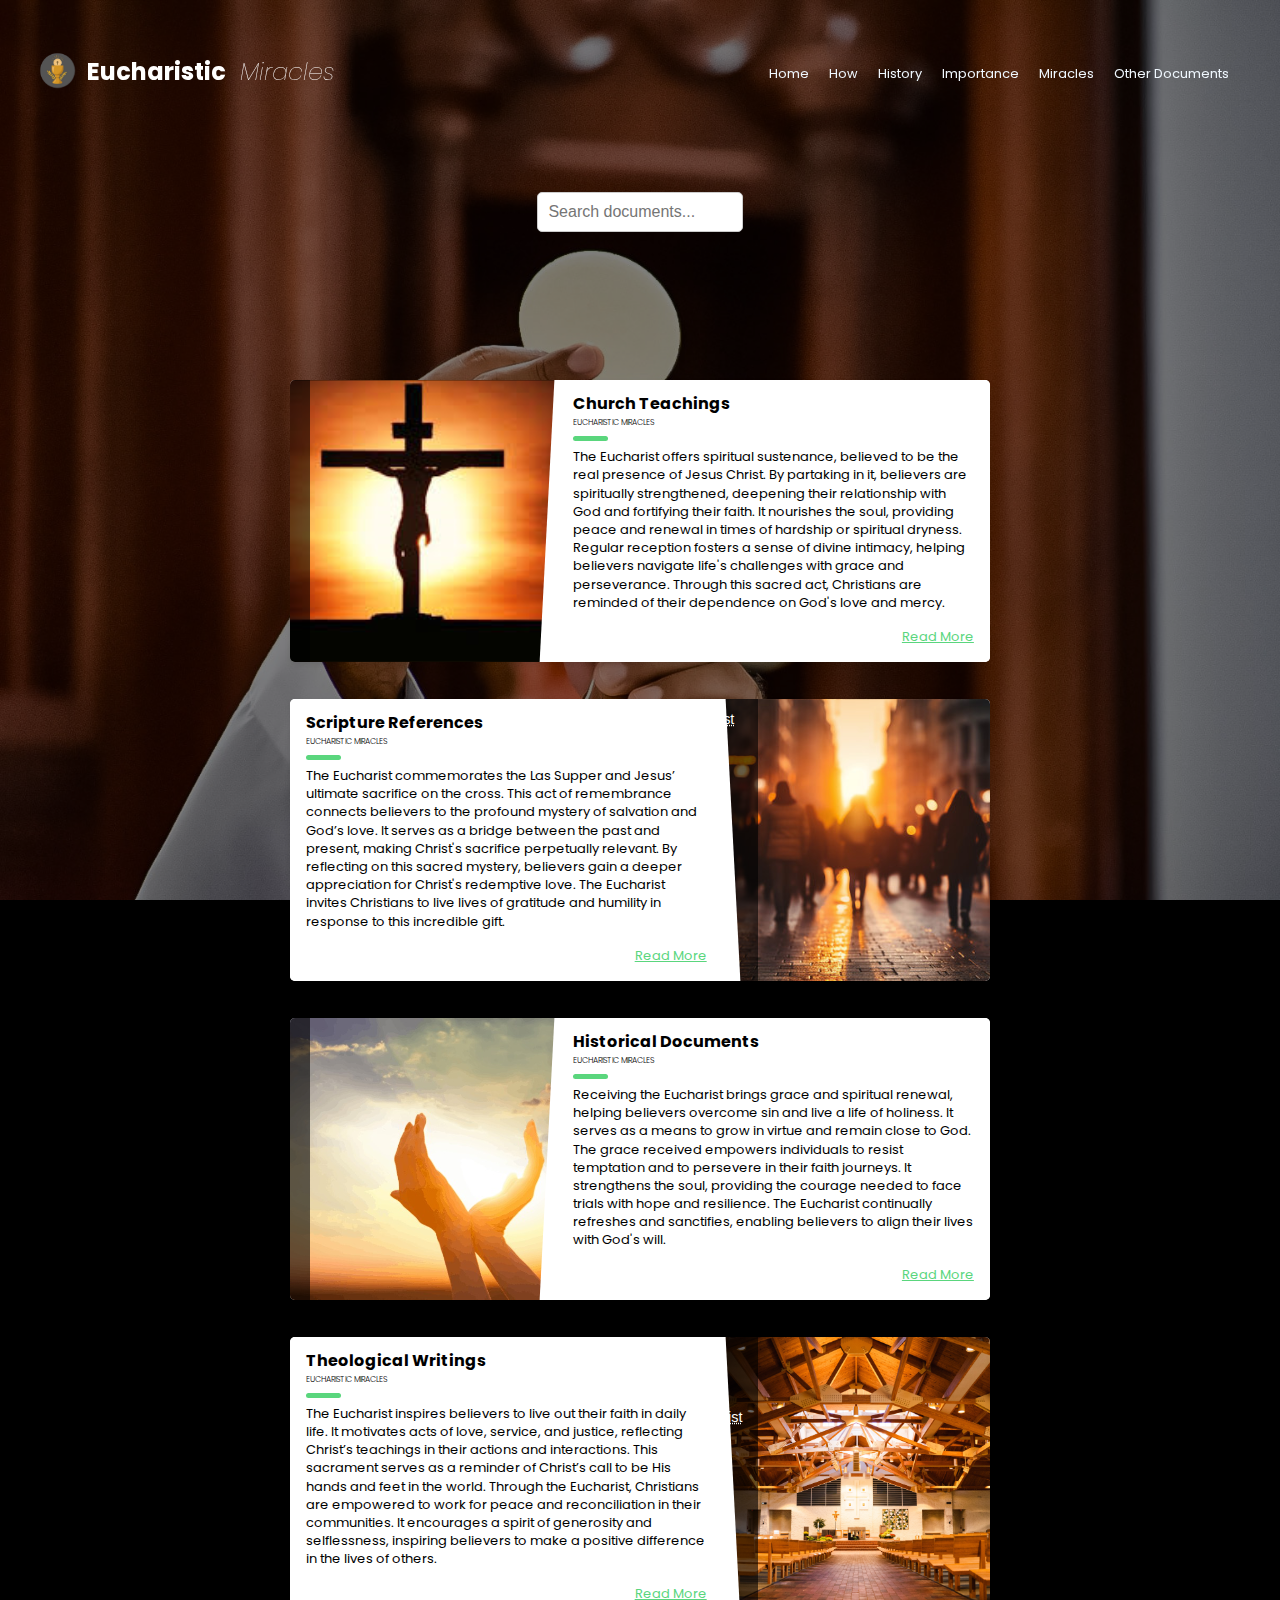
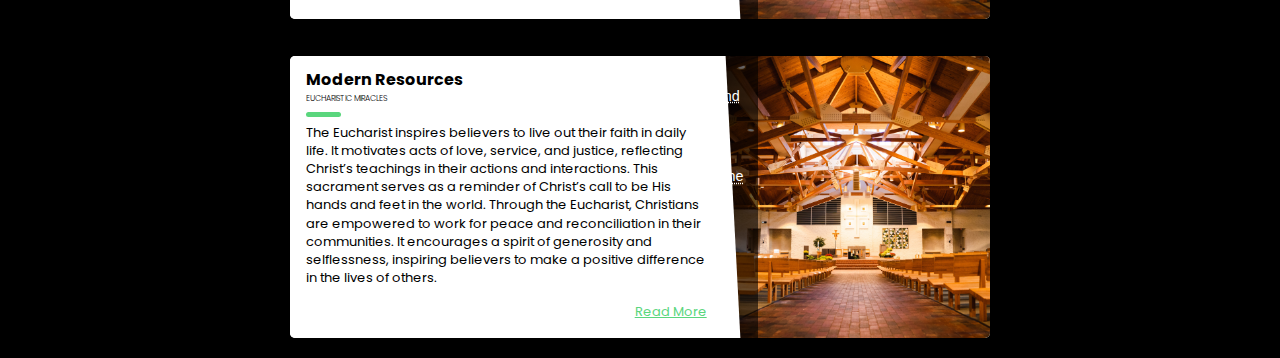
<file: otherDocs.html>
<!DOCTYPE html>
<html lang="en">

<head>
    <meta charset="UTF-8">
    <meta name="viewport" content="width=device-width, initial-scale=1.0">
    <title>Document</title>
    <link rel="stylesheet" href="otherdocs.css">
    <style>
        .view-button {
            display: inline-block;
            color: white;
            padding: 10px 10px;
            font-size: 1rem;
            text-align: center;
            border-radius: 5px;
            text-decoration: none;
            transition: background-color 0.3s, color 0.3s;
            margin-top: 2px;
        }

        .view-button:hover {
            background-color: white;
            color: black;
        }

        .hidden {
            display: none;
        }

        /* Styling for Search Bar */
        .search-container {
            margin: 20px auto;
            text-align: center;
        }

        .search-container input {
            padding: 10px;
            font-size: 1rem;
            width: 80%;
            border: 1px solid #ccc;
            border-radius: 5px;
        }
    </style>
</head>

<body>
    <!-- header -->
    <div class="logo" style="z-index: 12;"><img src="image/eucharistlogo.png" alt=""></div>

    <header>
        <div class="header-content">
            <div class="title">Eucharistic</div>
            <div class="miracles">Miracles</div>
            <ul class="menu">
                <li><a href="index.html" style="text-decoration: none; color: aliceblue;">Home</a></li>
                <li><a href="how.html" style="text-decoration: none;color: aliceblue;">How</a></li>
                <li><a href="history.html" style="text-decoration: none;color: aliceblue;">History</a></li>
                <li><a href="Importance.html" style="text-decoration: none;color: aliceblue;">Importance</a></li>
                <li><a href="Miracles.html" style="text-decoration: none;color: aliceblue;">Miracles</a></li>
                <li><a href="otherDocs.html" style="text-decoration: none;color: aliceblue;">Other Documents</a></li>
            </ul>
        </div>
    </header>


    <!-- Search Bar -->
    <div class="search-container" style="margin-top: 15%;">
        <input type="text" id="searchInput" placeholder="Search documents..." onkeyup="searchReferences()">
    </div>


    <div class="blog-card" style="margin-top: 10%;" data-name="church teachings eucharistic miracles">
        <div class="meta">
            <div class="photo" style="background-image: url(image/Sacrifice.png)">
            </div>
            <ul class="details">
                <ul>
                    <li><a
                            href="https://www.vatican.va/content/john-paul-ii/en/encyclicals/documents/hf_jp-ii_enc_20030417_eccl-de-euch.html">Ecclesia
                            de Eucharistia</a></li>
                    <li><a href="https://www.usccb.org/sites/default/files/flipbooks/catechism/336/">Catechism of the
                            Catholic Church</a></li>
                </ul>
                </li>
            </ul>
        </div>
        <div class="description">
            <h1>Church Teachings</h1>
            <h2>Eucharistic Miracles</h2>
            <p> The Eucharist offers spiritual sustenance, believed to be the real presence of Jesus Christ. By
                partaking in it, believers are spiritually strengthened, deepening their relationship with God and
                fortifying their faith. It nourishes the soul, providing peace and renewal in times of hardship or
                spiritual dryness. Regular reception fosters a sense of divine intimacy, helping believers navigate
                life's challenges with grace and perseverance. Through this sacred act, Christians are reminded of their
                dependence on God's love and mercy.</p>
            <p class="read-more">
                <a href="#">Read More</a>
            </p>
        </div>
    </div>
    <div class="blog-card alt" data-name="scripture references eucharistic miracles">
        <div class="meta">
            <div class="photo" style="background-image: url(image/Community.jpg)">
            </div>
            <ul class="details">
     
                <li class="tags">
                    <ul>
                        <li><a href="https://bible.knowing-jesus.com/topics/The-Eucharist">14 Bible Verses about The
                                Eucharist</a></li>
                    </ul>
                </li>
            </ul>
        </div>
        <div class="description">
            <h1>Scripture References</h1>
            <h2>Eucharistic Miracles</h2>
            <p> The Eucharist commemorates the Las Supper and Jesus’ ultimate sacrifice on the cross. This act of
                remembrance connects believers to the profound mystery of salvation and God’s love. It serves as a
                bridge between the past and present, making Christ's sacrifice perpetually relevant. By reflecting on
                this sacred mystery, believers gain a deeper appreciation for Christ's redemptive love. The Eucharist
                invites Christians to live lives of gratitude and humility in response to this incredible gift.</p>
            <p class="read-more">
                <a href="#">Read More</a>
            </p>
        </div>
    </div>

    <div class="blog-card" data-name="historical documents council of trent eucharist">
        <div class="meta">
            <div class="photo" style="background-image: url(image/Grace.jpeg)">
            </div>
            <ul class="details">

                <li class="tags">
                    <ul>
                        <li><a href="https://www.ewtn.com/catholicism/library/eucharist-in-the-council-of-trent-3090">Council
                                of Trent</a></li>

                    </ul>
                </li>
            </ul>
        </div>
        <div class="description">
            <h1>Historical Documents</h1>
            <h2>Eucharistic Miracles</h2>
            <p> Receiving the Eucharist brings grace and spiritual renewal, helping believers overcome sin and live a
                life of holiness. It serves as a means to grow in virtue and remain close to God. The grace received
                empowers individuals to resist temptation and to persevere in their faith journeys. It strengthens the
                soul, providing the courage needed to face trials with hope and resilience. The Eucharist continually
                refreshes and sanctifies, enabling believers to align their lives with God's will.</p>
            <p class="read-more">
                <a href="#">Read More</a>
            </p>
        </div>
    </div>
    <div class="blog-card alt" data-name="theological writings council of trent eucharist">
        <div class="meta">
            <div class="photo" style="background-image: url(image/Mission.jpg)">
            </div>
            <ul class="details">
     
                <li class="tags">
                    <ul>
                        <li><a href="https://www.eucharisticrevival.org/post/st-thomas-aquinas-on-the-eucharist"> St.
                                Thomas Aquinas on the Eucharist - Eucharistic Revival</a></li>
                        <li><a href="https://stpaulcenter.com/st-augustines-theology-of-the-eucharist/"> St. Augustine’s
                                Theology of the Eucharist - St. Paul Center</a></li>
                    </ul>
                </li>
            </ul>
        </div>
        <div class="description">
            <h1>Theological Writings</h1>
            <h2>Eucharistic Miracles</h2>
            <p> The Eucharist inspires believers to live out their faith in daily life. It motivates acts of love,
                service, and justice, reflecting Christ’s teachings in their actions and interactions. This sacrament
                serves as a reminder of Christ’s call to be His hands and feet in the world. Through the Eucharist,
                Christians are empowered to work for peace and reconciliation in their communities. It encourages a
                spirit of generosity and selflessness, inspiring believers to make a positive difference in the lives of
                others.</p>
            <p class="read-more">
                <a href="#">Read More</a>
            </p>



        </div>
    </div>

    <div class="blog-card alt" data-name="modern resources council of trent eucharist">
        <div class="meta">
            <div class="photo" style="background-image: url(image/Mission.jpg)">
            </div>
            <ul class="details">
     
                <li class="tags">
                    <ul>
                        <li><a
                                href="https://www.researchgate.net/publication/335987909_A_Historical_Catechetical_Canonical_and_Ecumenical_Case_for_the_Elevation_of_Consecrated_Elements_in_Anglican_Eucharistic_Worship">
                                A Historical, Catechetical, Canonical, and Ecumenical Case for the Elevation of
                                Consecrated
                                Elements in Anglican Eucharistic Worship</a></li>
                        <li><a
                                href="https://www.researchgate.net/publication/354957464_A_Review_of_the_Catholic_Theology_on_the_Eucharistic_Transubstantiation_and_the_Real_Presence_Doctrines_-_Why_They_Matter">
                                A Review of the Catholic Theology on the Eucharistic Transubstantiation and the Real
                                Presence Doctrines – Why They Matter</a></li>
                        <li><a
                                href="https://www.researchgate.net/publication/352509880_EUCHARIST_in_the_life_and_mission_of_the_Church">
                                EUCHARIST in the life and mission of the Church</a></li>
                    </ul>
                </li>
            </ul>
        </div>
        <div class="description">
            <h1>Modern Resources</h1>
            <h2>Eucharistic Miracles</h2>
            <p> The Eucharist inspires believers to live out their faith in daily life. It motivates acts of love,
                service, and justice, reflecting Christ’s teachings in their actions and interactions. This sacrament
                serves as a reminder of Christ’s call to be His hands and feet in the world. Through the Eucharist,
                Christians are empowered to work for peace and reconciliation in their communities. It encourages a
                spirit of generosity and selflessness, inspiring believers to make a positive difference in the lives of
                others.</p>
            <p class="read-more">
                <a href="#">Read More</a>
            </p>



        </div>
    </div>

    <script>
        function searchReferences() {
            const searchQuery = document.getElementById('searchInput').value.toLowerCase();
            const blogCards = document.querySelectorAll('.blog-card');

            blogCards.forEach(card => {
                const dataName = card.getAttribute('data-name').toLowerCase();
                if (dataName.includes(searchQuery)) {
                    card.classList.remove('hidden');
                } else {
                    card.classList.add('hidden');
                }
            });
        }
    </script>
</body>

<style>

</style>

</html>
</file>
<file: style.css>
@import url('https://fonts.googleapis.com/css2?family=Poppins:ital,wght@0,100;0,200;0,300;0,400;0,500;0,600;0,700;0,800;0,900;1,100;1,200;1,300;1,400;1,500;1,600;1,700;1,800;1,900&display=swap');

body {
    font-family: Poppins;
    margin: 0;
    padding: 0;
    background-color: #2e2e2e;
    color: #eee;
    min-height: 100vh;
    /* Ensure the body is at least as tall as the viewport */
    display: flex;
    flex-direction: column;
}

.logo img{
    width: 3%;
    height: auto;
    margin-left: 3%;
    margin-top: 4%;
    position: fixed;
}
svg {
    width: 25px;
}

header {
    width: 100%;
    position: relative;
    z-index: 10;
    margin-top: 3%;
    margin-left: 6%;
}

header .title{
    padding: 10px;
    padding-top: 20px;
}

header .title,
header .miracles {
    display: inline-block;
    font-weight: bold;
    font-size: 1.5rem;
    line-height: 1.2;
    color: #ffffff;
}

header .miracles {
    font-weight: lighter;
    font-style: italic;
    font-size: 1.5rem;
    margin-top: 0.5rem;
}

header .menu {
    list-style: none;
    display: flex;
    gap: 20px;
    font-size: .8rem;
    justify-content: right;
    margin-right: 10%;
    margin-top: -2.5%;

}

.menu li {
    cursor: pointer;
    transition: color 0.3s;
}

.menu li:hover {
    color: #007bff;
}

.slider {
    height: 100%;
    width: 100%;
    position: absolute;
    top: 0;
    left: 0;
    right: 0;
    z-index: 1;
}

.slider .list .item {
    position: absolute;
    inset: 0;
    overflow: hidden;
    opacity: 0;
    transition: .5s;
}

.slider .list .item img {
    width: 100%;
    height: 100%;
    object-fit: cover;
}

.slider .list .item::after {
    content: '';
    width: 100%;
    height: 100%;
    position: absolute;
    left: 0;
    bottom: 0;
    background-image: linear-gradient(to top, #131313e7 3%, transparent);
}

.slider .list .item .content {
    position: absolute;
    left: 10%;
    top: 30%;
    width: 500px;
    max-width: 80%;
    z-index: 1;
}

.slider .list .item .content p:nth-child(1) {
    text-transform: uppercase;
    letter-spacing: 10px;
    /* Reduced letter-spacing */
}

.slider .list .item .content h2 {
    font-size: 30px;
    /* Reduced font size */
    margin: 0;
}

.slider .list .item.active {
    opacity: 1;
    z-index: 10;
}

@keyframes showContent {
    to {
        transform: translateY(0);
        filter: blur(0);
        opacity: 1;
    }
}

.slider .list .item.active p:nth-child(1),
.slider .list .item.active h2,
.slider .list .item.active p:nth-child(3) {
    transform: translateY(30px);
    filter: blur(20px);
    opacity: 0;
    animation: showContent .5s .7s ease-in-out 1 forwards;
}

.slider .list .item.active h2 {
    animation-delay: 1s;
}

.slider .list .item.active p:nth-child(3) {
    animation-duration: 1.3s;
}

.arrows {
    position: absolute;
    top: 30%;
    right: 50px;
    z-index: 100;
}

.arrows button {
    background-color: #eee5;
    border: none;
    font-family: monospace;
    width: 40px;
    height: 40px;
    border-radius: 5px;
    font-size: x-large;
    color: #eee;
    transition: .5s;
}

.arrows button:hover {
    background-color: #eee;
    color: black;
}

.thumbnail {
    left: 45%;
    position: absolute;
    bottom: 20px;
    z-index: 11;
    display: flex;
    gap: 10px;
    width: auto;
    height: auto;
    box-sizing: border-box;
    overflow: auto;
}

.thumbnail::-webkit-scrollbar {
    width: 0;
}

.thumbnail .item {
    margin-top: 2.5rem;
    width: 110px;
    height: 190px;
    filter: brightness(.5);
    transition: .5s;
    flex-shrink: 0;
}

.thumbnail .item img {
    width: 100%;
    height: 100%;
    object-fit: cover;
    border-radius: 10px;
}

.thumbnail .item.active {
    filter: brightness(1.5);
}

.thumbnail .item .content {
    position: absolute;
    inset: auto 10px 10px 10px;
}

@media screen and (max-width: 678px) {
    header {
        top: 10vh;
        padding: 10px;
    }

    .thumbnail {
        justify-content: start;
    }

    .slider .list .item .content h2 {
        font-size: 60px;
    }

    .arrows {
        top: 10%;
    }
}

#background {
    padding: 50% 15%;
    background-color: #222;
    color: white;
    border-radius: 8px;
    margin: 0; /* Remove any margin to ensure full width */
    height: 80vh; /* Full height of the viewport */
    width: 100%; /* Full width of the page */
    display: flex; /* Flexbox to lay out the content */
    flex-direction: column; /* Stack elements vertically */
    justify-content: center; /* Vertically center content */
    text-align: left; /* Align the content to the left */
}

#background h2 {
    font-size: 2.5rem;
    font-weight: 600;
    margin-bottom: 2rem;
}

/* Box Styles */
.box {
    display: flex; /* Use flexbox for each section */
    align-items: center; /* Vertically center the content */
    margin-bottom: 3rem; /* Add space between sections */
    border-radius: 10px; /* Rounded corners */
    overflow: hidden; /* Ensure no overflow */
    background-color: #333; /* Dark background for each box */
    box-shadow: 0 0 15px rgba(0, 0, 0, 0.3); /* Subtle shadow effect */
    width: 100%; /* Full width of the container */
    height: auto; /* Adjust height based on content */
    padding: 12%;
}

/* Text in the Box */
.box-text {
    flex: 1; /* Take up remaining space */
    padding: 2rem;
    color: #f0f0f0;
}

.box-text h3 {
    font-size: 2rem;
    font-weight: 600;
    margin-bottom: 1rem;
    margin-left: -10%;
}

.box-text p {
    font-size: 1.4rem;
    margin-left: -10%;
}

/* Image in the Box */
.box-image {
    flex: 0 0 35%; /* 35% of space for the image */
}

.box-image img {
    width: 100%;
    height: 100%;
    object-fit: cover; /* Ensure the image covers the container */
    border-radius: 10px;
    transition: transform 0.3s ease-in-out; /* Smooth zoom effect */
}

.box-image img:hover {
    transform: scale(1.1); /* Zoom effect on hover */
}



.midpage {
    display: flex;
    justify-content: flex-start; /* Align text to the left */
    align-items: center; /* Center vertically */
    width: 95%;

    margin-top: 40%;
    margin-bottom: 0;
    position: absolute;
    padding: 4rem 2rem;
    background-color: #333;
    background-image: 
    linear-gradient(to left, rgba(0, 0, 0, 1), rgba(0, 0, 0, 0.8), rgba(0, 0, 0, 0.4), rgba(0, 0, 0, 0)),
    url(image/eucharist1.jpg);
background-size: cover; /* Ensures the image covers the container */
background-position: right;
background-repeat: no-repeat;

}

.text {
    width: 50%;
    color: #fff;
    padding-right: 2rem;
    margin-left: 5%;
}

.text p {
    font-size: 1rem;
    line-height: 1.6;
    margin: 0.5rem 0;
    
}

.button {
    text-decoration: none;
    background-color: cornflowerblue;
    color: #fff;
    padding: 10px 20px;
    border: none;
    cursor: pointer;
    font-size: 1rem;
    border-radius: 5px;
    margin-top: 20px;
    transition: background-color 0.3s ease;
}

.button:hover {
    background-color: darkblue;
}

footer {
    background-color: #161616;
    color: white;
    text-align: center;
    padding: 2rem;
    font-size: 12px;
    margin-top: 2rem;
}

footer p {
    margin: 0;
}

.footer-content {
    display: flex;
    flex-direction: column;
    align-items: center;
}

#contact {
    color: white;
    text-align: left;
    font-size: 12px;
    margin-top: 2rem;
}

.contact-container {
    max-width: 500px;
    font-size: 12px;
}#contact form {
    display: flex;
    flex-direction: column;  /* Align items in a vertical stack */
    justify-content: flex-start;  /* Align the form items to the left */
    padding: 2rem;
    width: 100%;
    max-width: 600px;  /* Optional: Limits the width of the form */
    border-radius: 8px;
    box-shadow: 0 4px 15px rgba(0, 0, 0, 0.2);
    background-color: #333;
    margin: 0 auto;  /* Center the form horizontally */
}
#contact form label {
    display: block;
    font-size: 14px;  /* Slightly larger font for readability */
    margin-bottom: 1rem;  /* Increased margin for space between label and input */
    color: white;
}
#contact form input,
#contact form textarea {
    width: 100%;  /* Make inputs take the full width of the container */
    padding: 2rem;  /* Adds more space inside the inputs */
    margin-bottom: 1.5rem;  /* Space between input fields */
    border: 1px solid #444;
    background-color: #333;
    color: white;
    border-radius: 5px;
    font-size: 14px;  /* Larger font for better readability */
    box-sizing: border-box;  /* Ensures padding is included in width calculation */
}

#contact form input {
    height: 45px;  /* Adjust the height for better input visibility */
    width: auto;

}

#contact form textarea {
    height: 150px;  /* Adjust height for the Prayer textarea */
    width: auto;
    resize: vertical;  /* Allow vertical resizing */
}


#contact form button {
    background-color: #e74c3c;
    color: white;
    padding: 1rem 2.8rem;
    border-radius: 4rem;
    font-size: 14px;
    cursor: pointer;
    border: none;
    transition: background-color 0.3s ease;
    margin-top: 1rem;  /* Add space above the button */
}

#contact form button:hover {
    background-color: #c0392b;
}


@media (max-width: 768px) {
    #contact form {
        padding: 1rem;  /* Reduce padding for smaller screens */
    }

    #contact form label,
    #contact form input,
    #contact form textarea,
    #contact form button {
        font-size: 12px;  /* Adjust font size for smaller screens */
    }
}

.c {
    width: 400px;
    height: 500px;
    border-radius: 12px;
    padding: 20px;
    padding-bottom: 40px;
    box-shadow: 0 8px 48px 2px hsla(10 6% 15% / .4);
  
    display: flex;
    align-items: flex-end;
    justify-content: center;
  
    position: relative;
    overflow: hidden;
    background: hsl(0 0% 90%);
  
    box-sizing: border-box;

    margin-top: 45%;
    margin-left: 60%;
    /* z-index: 11; */
  }
  
  .ci {
    position: absolute;
    top: 0;
    left: 0;
  
    width: inherit;
    height: inherit;
    transform-origin: left 50%;
  
    background: inherit;
  
    z-index: var(--z);
    transition: .3s ease-out;
  }
  .ci img {
    -moz-user-select: none;  /* For Firefox */
    user-select: none;       /* For other browsers */
    
    width: 100%;             /* Make the image fill the container's width */
    height: 100%;            /* Make the image fill the container's height */
    object-fit: cover;       /* Ensure the image covers the container while maintaining its aspect ratio */
  }
  
  
  .ch {
    position: absolute;
    top: 70%;
    left: 4%;
    transform: translateY(-50%);
  
    font-size: 2rem;
    color: hsla(var(--h) var(--s) var(--l) / .8);
    text-shadow: 0 2px 10px hsla(var(--h) var(--s) 10% / .3);
  }
  
  input {
    position: absolute;
    left: 0;
    top: 0;
    opacity: 0;
    z-index: -10;
  }
  
  label {
    width: 10%;
    height: 10px;
    margin-right: 4px;
    border-radius: 20px;
  
    background: hsla(0 0% 90% / .3);
    cursor: pointer;
  
    position: relative;
    z-index: 10;
  }
  
  label:last-child {
    margin-right: 0;
  }
  
  input:checked+label {
    background: linear-gradient(to right,
      hsla(var(--hue) 80% 70% / .7),
      hsla(calc(var(--hue) + 30) 80% 50% / .7));
  }
  
  input:not(:checked)+label+.ci {
    transform: translateX(-100%);
    opacity: 0;
  }
  
  input:checked+label+.ci~.ci {
    transform: translateX(100%);
  }
  
  input:not(:checked)+label+.ci {
    transition: 0;
  }
</file>
<file: history.css>
@import url('https://fonts.googleapis.com/css2?family=Poppins:ital,wght@0,100;0,200;0,300;0,400;0,500;0,600;0,700;0,800;0,900;1,100;1,200;1,300;1,400;1,500;1,600;1,700;1,800;1,900&display=swap');

body {
    font-family: Poppins;
    margin: 0;
    padding: 0;
    background-color: #000000;
    color: #fdfdfd;
    min-height: 100vh;
    display: flex;
    flex-direction: column;
    background-image: url("image/bg-eucharist.jpg");
    background-attachment: fixed; /* Keeps the background fixed during scrolling */
    background-size: cover; /* Ensure the background covers the entire area */
    position: relative; /* Required for the pseudo-element to work correctly */
    overflow-x: hidden; /* Prevent horizontal scrollbars if any */
}

body::before {
    content: "";
    position: absolute;
    top: 0;
    left: 0;
    width: 100%;
    height: 100%;
    background: rgba(0, 0, 0, 0.5); /* Semi-transparent black overlay */
    z-index: -1; /* Place the overlay behind the content */
    pointer-events: none; /* Ensure the overlay doesn't interfere with clicks */
}


.logo img{
    width: 3%;
    height: auto;
    margin-left: 3%;
    margin-top: 4%;
    position: fixed;
}

svg {
    width: 25px;
}

header {
    width: 100%;
    position: fixed;
    z-index: 10;
    margin-top: 3%;
    margin-left: 6%;
}

header .title{
    padding: 10px;
    padding-top: 20px;
}

header .title,
header .miracles {
    display: inline-block;
    font-weight: bold;
    font-size: 1.5rem;
    line-height: 1.2;
    color: #ffffff;
}

header .miracles {
    font-weight: lighter;
    font-style: italic;
    font-size: 1.5rem;
    margin-top: 0.5rem;
}

header .menu {
    list-style: none;
    display: flex;
    gap: 20px;
    font-size: .8rem;
    justify-content: right;
    margin-right: 10%;
    margin-top: -2.5%;

}

.menu li {
    cursor: pointer;
    transition: color 0.3s;
}

.menu li:hover {
    color: #007bff;
}

.progress-wrapper {

    margin: auto;
    max-width: 1080px;
    padding: 50px;
    margin-top: 5%;
}

#progress-bar-container {
    position: relative;
    width: 90%;
    margin: 30px auto;
    height: 80px;
}

#progress-bar-container ul {
    padding: 0;
    margin: 0;
    display: flex;
    justify-content: space-between;
    position: relative;
    z-index: 1;
}

#progress-bar-container li {
    list-style: none;
    text-align: center;
    color: #aaa;
    text-transform: uppercase;
    font-size: 11px;
    cursor: pointer;
    font-weight: 700;
    transition: all ease 0.3s;
}

#progress-bar-container li:before {
    content: "";
    display: block;
    margin: auto;
    width: 30px;
    height: 30px;
    border-radius: 50%;
    border: 2px solid #aaa;
    background: #fff;
    transition: all ease 0.3s;
}

#progress-bar-container li.active:before {
    border-color: #D7D3BF;
    background: linear-gradient(to right, #aaa, #aaa);
}

#progress-bar-container #line {
    position: absolute;
    top: 25%;
    left: 5%;
    width: 90%;
    height: 6px;
    background: #D7D3BF;
    z-index: 0;
    transform: translateY(-50%);
    border-radius: 2px;
}

.section-content {
    display: none;
    text-align: center;
    background: #f9f9f9;
    padding: 30px;
    border-radius: 8px;
    margin-top: 20px;
}

.section-content.active {
    display: block;
}

.section-content h2 {
    font-size: 20px;
    color: #333;
    text-transform: uppercase;
    margin-bottom: 10px;
}

.section-content p {
    font-size: 16px;
    color: #777;
    line-height: 1.8;
}


#timeline {
  display: -webkit-box;
  display: -ms-flexbox;
  display: flex;
  background-color: #031625;
}
#timeline:hover .tl-item {
  width: 23.3333%;
}

.tl-item {
  -webkit-transform: translate3d(0, 0, 0);
          transform: translate3d(0, 0, 0);
  position: relative;
  width: 25%;
  height: 100vh;
  min-height: 600px;
  color: #fff;
  overflow: hidden;
  -webkit-transition: width 0.5s ease;
  transition: width 0.5s ease;
}
.tl-item:before, .tl-item:after {
  -webkit-transform: translate3d(0, 0, 0);
          transform: translate3d(0, 0, 0);
  content: '';
  position: absolute;
  left: 0;
  top: 0;
  width: 100%;
  height: 100%;
}
.tl-item:after {
  background: rgba(3, 22, 37, 0.85);
  opacity: 1;
  -webkit-transition: opacity 0.5s ease;
  transition: opacity 0.5s ease;
}
.tl-item:before {
  background: -webkit-linear-gradient(top, transparent 0%, black 75%);
  background: linear-gradient(to bottom, transparent 0%, black 75%);
  z-index: 1;
  opacity: 0;
  -webkit-transform: translate3d(0, 0, 0) translateY(50%);
          transform: translate3d(0, 0, 0) translateY(50%);
  -webkit-transition: opacity 0.5s ease, -webkit-transform 0.5s ease;
  transition: opacity 0.5s ease, -webkit-transform 0.5s ease;
  transition: opacity 0.5s ease, transform 0.5s ease;
  transition: opacity 0.5s ease, transform 0.5s ease, -webkit-transform 0.5s ease;
}
.tl-item:hover {
  width: 30% !important;
}
.tl-item:hover:after {
  opacity: 0;
}
.tl-item:hover:before {
  opacity: 1;
  -webkit-transform: translate3d(0, 0, 0) translateY(0);
          transform: translate3d(0, 0, 0) translateY(0);
  -webkit-transition: opacity 1s ease, -webkit-transform 1s ease 0.25s;
  transition: opacity 1s ease, -webkit-transform 1s ease 0.25s;
  transition: opacity 1s ease, transform 1s ease 0.25s;
  transition: opacity 1s ease, transform 1s ease 0.25s, -webkit-transform 1s ease 0.25s;
}
.tl-item:hover .tl-content {
  opacity: 1;
  -webkit-transform: translateY(0);
          transform: translateY(0);
  -webkit-transition: all 0.75s ease 0.5s;
  transition: all 0.75s ease 0.5s;
}
.tl-item:hover .tl-bg {
  -webkit-filter: grayscale(0);
          filter: grayscale(0);
}

.tl-content {
  -webkit-transform: translate3d(0, 0, 0) translateY(25px);
          transform: translate3d(0, 0, 0) translateY(25px);
  position: relative;
  z-index: 1;
  text-align: center;
  margin: 0 1.618em;
  top: 55%;
  opacity: 0;
}
.tl-content h1 {
  font-family: 'Pathway Gothic One',Helvetica Neue,Helvetica,Arial,sans-serif;
  text-transform: uppercase;
  color: #1779cf;
  font-size: 1.44rem;
  font-weight: normal;
}

.tl-year {
  position: absolute;
  top: 50%;
  left: 50%;
  -webkit-transform: translateX(-50%) translateY(-50%);
          transform: translateX(-50%) translateY(-50%);
  z-index: 1;
  border-top: 1px solid #fff;
  border-bottom: 1px solid #fff;
}
.tl-year p {
  font-family: 'Pathway Gothic One',Helvetica Neue,Helvetica,Arial,sans-serif;
  font-size: 1.728rem;
  line-height: 0;
}

.tl-bg {
  -webkit-transform: translate3d(0, 0, 0);
          transform: translate3d(0, 0, 0);
  position: absolute;
  width: 100%;
  height: 100%;
  top: 0;
  left: 0;
  background-size: cover;
  background-position: center center;
  -webkit-transition: -webkit-filter 0.5s ease;
  transition: -webkit-filter 0.5s ease;
  transition: filter 0.5s ease;
  transition: filter 0.5s ease, -webkit-filter 0.5s ease;
  -webkit-filter: grayscale(100%);
          filter: grayscale(100%);
}
</file>
<file: how.css>
@import url('https://fonts.googleapis.com/css2?family=Poppins:ital,wght@0,100;0,200;0,300;0,400;0,500;0,600;0,700;0,800;0,900;1,100;1,200;1,300;1,400;1,500;1,600;1,700;1,800;1,900&display=swap');

body {
    font-family: Poppins;
    margin: 0;
    padding: 0;
    background-color: #000000;
    color: #eee;
    min-height: 100vh;
    /* Ensure the body is at least as tall as the viewport */
    display: flex;
    flex-direction: column;
}

.logo img{
    width: 3%;
    height: auto;
    margin-left: 3%;
    margin-top: 4%;
    position: fixed;
}

svg {
    width: 25px;
}

header {
    width: 100%;
    position: fixed;
    z-index: 10;
    margin-top: 3%;
    margin-left: 6%;
}

header .title{
    padding: 10px;
    padding-top: 20px;
}

header .title,
header .miracles {
    display: inline-block;
    font-weight: bold;
    font-size: 1.5rem;
    line-height: 1.2;
    color: #ffffff;
}

header .miracles {
    font-weight: lighter;
    font-style: italic;
    font-size: 1.5rem;
    margin-top: 0.5rem;
}

header .menu {
    list-style: none;
    display: flex;
    gap: 20px;
    font-size: .8rem;
    justify-content: right;
    margin-right: 10%;
    margin-top: -2.5%;

}

.menu li {
    cursor: pointer;
    transition: color 0.3s;
}

.menu li:hover {
    color: #007bff;
}


.content-background {
    background-image: 
        linear-gradient(to top, #000 5%, transparent), /* Gradient overlay */
        url('image/eucharist2.jpg'); /* Background image */
    background-size: cover; /* Ensure it covers the section */
    background-position: center; /* Center the image */
    height: 600px; /* Adjust the height as per your needs */
    color: white; /* Text color for contrast */
    padding: 20px; /* Space inside the section */
    z-index: 2;
}



.content {
    position: absolute;
    left: 10%;
    top: 30%;
    width: 700px;
    max-width: 80%;
    z-index: 3;

}

.content p{
    text-transform: uppercase;
    letter-spacing: 10px;
    /* Reduced letter-spacing */
}

.content .explanation{
    text-transform: none;
    letter-spacing: 1px;
    /* Reduced letter-spacing */
    font-size: 12px;
}

.content h2 {
    font-size: 30px;
    /* Reduced font size */
    margin: 0;
}


.slider {
    height: 100%;
    width: 100%;
    position: absolute;
    top: 0;
    left: 0;
    right: 0;
    z-index: 1;
    margin-top: 55%;
}

.slider .list .item {
    position: absolute;
    inset: 0;
    overflow: hidden;
    opacity: 0;
    transition: .5s;
}

.slider .list .item img {
    width: 100%;
    height: 100%;
    object-fit: cover;
    background: linear-gradient(to top, rgba(0, 0, 0, 0.6) 10%, transparent); /* Dark gradient from bottom to top */

}

.slider .list .item::after {
    content: '';
    width: 100%;
    height: 100%;
    position: absolute;
    left: 0;
    bottom: 0;
    background-image: linear-gradient(to bottom, #000 10%, transparent);
}

.slider .list .item .content-liturgy {
    position: absolute;
    left: 10%;
    top: 30%;
    width: 500px;
    max-width: 80%;
    z-index: 1;
}

.slider .list .item .content-liturgy p:nth-child(1) {
    text-transform: none;
    font-size: 13px;
    /* Reduced letter-spacing */
}

.slider .list .item .content-liturgy h2 {
    font-size: 30px;
    /* Reduced font size */
    margin: 0;
}

.slider .list .item.active {
    opacity: 1;
    z-index: 1;
}

@keyframes showContent {
    to {
        transform: translateY(0);
        filter: blur(0);
        opacity: 1;
    }
}

.slider .list .item.active p:nth-child(1),
.slider .list .item.active h2,
.slider .list .item.active p:nth-child(3) {
    transform: translateY(30px);
    filter: blur(20px);
    opacity: 0;
    animation: showContent .5s .7s ease-in-out 1 forwards;
}

.slider .list .item.active h2 {
    animation-delay: 1s;
}

.slider .list .item.active p:nth-child(3) {
    animation-duration: 1.3s;
}

.arrows {
    position: absolute;
    top: 30%;
    right: 50px;
    z-index: 100;
}

.arrows button {
    background-color: #eee5;
    border: none;
    font-family: monospace;
    width: 40px;
    height: 40px;
    border-radius: 5px;
    font-size: x-large;
    color: #eee;
    transition: .5s;
}

.arrows button:hover {
    background-color: #eee;
    color: black;
}


footer {
    background-color: #333;
    color: #fff;
    padding: 50px;
    width: 100%;
    text-align: center;
    z-index: 10;
    position: relative;
}

.footer-content {
    max-width: 1200px;
    margin: 0 auto;
}

.footer-links {
    margin-bottom: 15px;
}

.footer-links a {
    color: #fff;
    text-decoration: none;
    margin: 0 10px;
    font-size: 14px;
}

.footer-links a:hover {
    color: #007bff;
}

.social-media {
    margin-bottom: 15px;
}

.social-icon {
    color: #fff;
    text-decoration: none;
    margin: 0 15px;
    font-size: 20px;
}

.social-icon:hover {
    color: #007bff;
}

footer .copyright {
    font-size: 12px;
    color: #aaa;
}

@media screen and (max-width: 768px) {
    .footer-links {
        display: flex;
        justify-content: center;
        gap: 15px;
        margin-bottom: 15px;
    }

    .social-media {
        display: flex;
        justify-content: center;
        gap: 15px;
    }
}

/* Content Section */
.midpage {
    display: flex;
    justify-content: center;
    width: 100%;
    z-index: 10;
    margin-top: 55%;
    margin-bottom: 0%;
    position: absolute;
    padding-top: 4rem;
    padding-bottom: 3rem;
}

.text {
    width: 50%;
    color: white;
    margin-left: 5rem;
}

.text p {
    font-size: 1.1rem;
    color: white;
    line-height: 1.6;
}

.button {
    text-decoration: none;
    background-color: cornflowerblue;
    color: white;
    padding: 10px 20px;
    border: none;
    cursor: pointer;
    font-size: 1rem;
    border-radius: 5px;
    margin-top: 20px;
}

.button:hover {
    background-color: darkblue;
}

.image {
    margin-top: 1%;
    width: 45%;
    text-align: center;
}

.image img {
    width: 100%;
    height: auto;
    max-width: 300px;
    border-radius: 10px;
}

/* Table Styling */
.quote-table {
    width: 100%;
    margin-top: 2rem;
    border-collapse: collapse;
}

.quote-table td {
    padding: 10px;
    text-align: center;
}

/* Responsive Design */
@media screen and (max-width: 768px) {
    .content {
        flex-direction: column;
        margin-left: 0;
        padding: 1rem;
    }

    .text,
    .image {
        width: 100%;
        text-align: center;
    }

    .nav-links {
        flex-direction: column;
        gap: 1rem;
    }

    .button {
        font-size: 0.9rem;
    }
}

/* Style for the quote section */
.quote-section {
    width: 100%;
    text-align: center;
    margin-top: 2rem;
    padding: 0 20px;
}

.content-liturgy p{
    text-transform: none;
    font-size: 13px;
}


.key-aspects {
    background: linear-gradient(to top, rgba(0, 0, 0, 0.6) 10%, transparent 100%), 
                linear-gradient(to bottom, rgba(0, 0, 0, 0.6) 10%, transparent 100%);
    padding: 40px;
    margin-top: 60%;
    margin-bottom: 5%;
    color: #fff; /* White text color for contrast */
    justify-content: left;
}

.key-aspects .aspects {
    max-width: 900px;
}

.key-aspects h2 {
    text-align: left;
    font-size: 2.5em;
    margin-left: 3%
}

.key-aspects ul {
    list-style-type: disc; /* Bullets for the list */
    padding-left: 20px;
}

.key-aspects li {
    font-size: 1rem;
    line-height: 1.6;
    margin-left: 10%;
}

.key-aspects li strong {
    font-size: 1rem;
}
</file>
<file: importance.css>
@import url('https://fonts.googleapis.com/css2?family=Poppins:ital,wght@0,100;0,200;0,300;0,400;0,500;0,600;0,700;0,800;0,900;1,100;1,200;1,300;1,400;1,500;1,600;1,700;1,800;1,900&display=swap');
body {
    font-family: Poppins;
    margin: 0;
    padding: 0;
    background-color: #000000;
    color: #fdfdfd;
    min-height: 100vh;
    display: flex;
    flex-direction: column;
    background-image: url("image/bg-eucharist.jpg");
    background-attachment: fixed; /* Keeps the background fixed during scrolling */
    background-size: cover; /* Ensure the background covers the entire area */
    position: relative; /* Required for the pseudo-element to work correctly */
    overflow-x: hidden; /* Prevent horizontal scrollbars if any */
}

body::before {
    content: "";
    position: absolute;
    top: 0;
    left: 0;
    width: 100%;
    height: 100%;
    background: rgba(0, 0, 0, 0.5); /* Semi-transparent black overlay */
    z-index: -1; /* Place the overlay behind the content */
    pointer-events: none; /* Ensure the overlay doesn't interfere with clicks */
}


.logo img{
    width: 3%;
    height: auto;
    margin-left: 3%;
    margin-top: 4%;
    position: fixed;
}

svg {
    width: 25px;
}

header {
    width: 100%;
    position: fixed;
    z-index: 10;
    margin-top: 3%;
    margin-left: 6%;
}

header .title{
    padding: 10px;
    padding-top: 20px;
}

header .title,
header .miracles {
    display: inline-block;
    font-weight: bold;
    font-size: 1.5rem;
    line-height: 1.2;
    color: #ffffff;
}

header .miracles {
    font-weight: lighter;
    font-style: italic;
    font-size: 1.5rem;
    margin-top: 0.5rem;
}

header .menu {
    list-style: none;
    display: flex;
    gap: 20px;
    font-size: .8rem;
    justify-content: right;
    margin-right: 10%;
    margin-top: -2.5%;

}

.menu li {
    cursor: pointer;
    transition: color 0.3s;
}

.menu li:hover {
    color: #007bff;
}



/**/
</file>
<file: miracles.css>
@import url('https://fonts.googleapis.com/css2?family=Poppins:ital,wght@0,100;0,200;0,300;0,400;0,500;0,600;0,700;0,800;0,900;1,100;1,200;1,300;1,400;1,500;1,600;1,700;1,800;1,900&display=swap');

body {
    font-family: Poppins;
    margin: 0;
    padding: 0;
    background-color: #000000;
    color: #ffffff;
    min-height: 100vh;
    /* Ensure the body is at least as tall as the viewport */
    display: flex;
    flex-direction: column;
}

.logo img{
    width: 3%;
    height: auto;
    margin-left: 3%;
    margin-top: 4%;
    position: fixed;
}

svg {
    width: 25px;
}

header {
    width: 100%;
    position: fixed;
    z-index: 10;
    margin-top: 3%;
    margin-left: 6%;
}

header .title{
    padding: 10px;
    padding-top: 20px;
}

header .title,
header .miracles {
    display: inline-block;
    font-weight: bold;
    font-size: 1.5rem;
    line-height: 1.2;
    color: #ffffff;
}

header .miracles {
    font-weight: lighter;
    font-style: italic;
    font-size: 1.5rem;
    margin-top: 0.5rem;
}

header .menu {
    list-style: none;
    display: flex;
    gap: 20px;
    font-size: .8rem;
    justify-content: right;
    margin-right: 10%;
    margin-top: -2.5%;

}

.menu li {
    cursor: pointer;
    transition: color 0.3s;
}

.menu li:hover {
    color: #007bff;
}



/**/

.timeline {
    display: flex;
    margin: 0 auto;
    flex-wrap: wrap;
    flex-direction: column;
    max-width: 700px;
    position: relative;
}
.timeline__content-title {
    font-weight: normal;
    font-size: 66px;
    margin: -10px 0 0 0;
    transition: 0.4s;
    padding: 0 10px;
    box-sizing: border-box;
    font-family: 'Pathway Gothic One', sans-serif;
    color: #fff;
}
.timeline__content-desc {
    margin: 0;
    font-size: 15px;
    box-sizing: border-box;
    color: rgba(255, 255, 255, .7);
    font-family: Cardo;
    font-weight: normal;
    line-height: 25px;
}
.timeline:before {
    position: absolute;
    left: 50%;
    width: 2px;
    height: 100%;
    margin-left: -1px;
    content: "";
    background: rgba(255, 255, 255, .07);
}
@media only screen and (max-width: 767px) {
    .timeline:before {
        left: 40px;
   }
}
.timeline-item {
    padding: 40px 0;
    opacity: 0.3;
    filter: blur(2px);
    transition: 0.5s;
    box-sizing: border-box;
    width: calc(50% - 40px);
    display: flex;
    position: relative;
    transform: translateY(-80px);
}
.timeline-item:before {
    content: attr(data-text);
    letter-spacing: 3px;
    width: 100%;
    position: absolute;
    color: rgba(255, 255, 255, .5);
    font-size: 13px;
    font-family: 'Pathway Gothic One', sans-serif;
    border-left: 2px solid rgba(255, 255, 255, .5);
    top: 70%;
    margin-top: -5px;
    padding-left: 15px;
    opacity: 0;
    right: calc(-100% - 56px);
}
.timeline-item:nth-child(even) {
    align-self: flex-end;
}
.timeline-item:nth-child(even):before {
    right: auto;
    text-align: right;
    left: calc(-100% - 56px);
    padding-left: 0;
    border-left: none;
    border-right: 2px solid rgba(255, 255, 255, .5);
    padding-right: 15px;
}
.timeline-item--active {
    opacity: 1;
    transform: translateY(0);
    filter: blur(0px);
}
.timeline-item--active:before {
    top: 50%;
    transition: 0.3s all 0.2s;
    opacity: 1;
}
.timeline-item--active .timeline__content-title {
    margin: -50px 0 20px 0;
}
@media only screen and (max-width: 767px) {
    .timeline-item {
        align-self: baseline !important;
        width: 100%;
        padding: 0 30px 150px 80px;
   }
    .timeline-item:before {
        left: 10px !important;
        padding: 0 !important;
        top: 50px;
        text-align: center !important;
        width: 60px;
        border: none !important;
   }
    .timeline-item:last-child {
        padding-bottom: 40px;
   }
}
.timeline__img {
    max-width: 100%;
    box-shadow: 0 10px 15px rgba(0, 0, 0, .4);
}
.timeline-container {
    width: 100%;
    position: relative;
    padding: 80px 0;
    transition: 0.3s ease 0s;
    background-attachment: fixed;
    background-size: cover;
}
.timeline-container:before {
    position: absolute;
    left: 0;
    top: 0;
    width: 100%;
    height: 100%;
    background: rgba(99, 99, 99, 0.8);
    content: "";
}
.timeline-header {
    width: 100%;
    text-align: center;
    margin-bottom: 80px;
    position: relative;
}
.timeline-header__title {
    color: #fff;
    font-size: 46px;
    font-family: Cardo;
    font-weight: normal;
    margin: 0;
}
.timeline-header__subtitle {
    color: rgba(255, 255, 255, .5);
    font-family: 'Pathway Gothic One', sans-serif;
    font-size: 10px;
    letter-spacing: 3px;
    margin: 10px 0 0 0;
    font-weight: normal;
}
.demo-footer {
    padding: 60px 0;
    text-align: center;
}
.demo-footer a {
    color: #999;
    display: inline-block;
    font-family: Cardo;
}
</file>
<file: otherdocs.css>
@import url('https://fonts.googleapis.com/css2?family=Poppins:ital,wght@0,100;0,200;0,300;0,400;0,500;0,600;0,700;0,800;0,900;1,100;1,200;1,300;1,400;1,500;1,600;1,700;1,800;1,900&display=swap');

body {
    font-family: Poppins;
    margin: 0;
    padding: 0;
    background-color: #000000;
    color: #fdfdfd;
    min-height: 100vh;
    display: flex;
    flex-direction: column;
    background-image: url("image/bg-eucharist.jpg");
    background-attachment: fixed; /* Keeps the background fixed during scrolling */
    background-size: cover; /* Ensure the background covers the entire area */
    position: relative; /* Required for the pseudo-element to work correctly */
    overflow-x: hidden; /* Prevent horizontal scrollbars if any */
}

body::before {
    content: "";
    position: absolute;
    top: 0;
    left: 0;
    width: 100%;
    height: 100%;
    background: rgba(0, 0, 0, 0.5); /* Semi-transparent black overlay */
    z-index: -1; /* Place the overlay behind the content */
    pointer-events: none; /* Ensure the overlay doesn't interfere with clicks */
}

.logo img{
    width: 3%;
    height: auto;
    margin-left: 3%;
    margin-top: 4%;
    position: fixed;
}

svg {
    width: 25px;
}

header {
    width: 100%;
    position: fixed;
    z-index: 10;
    margin-top: 3%;
    margin-left: 6%;
}

header .title{
    padding: 10px;
    padding-top: 20px;
}

header .title,
header .miracles {
    display: inline-block;
    font-weight: bold;
    font-size: 1.5rem;
    line-height: 1.2;
    color: #ffffff;
}

header .miracles {
    font-weight: lighter;
    font-style: italic;
    font-size: 1.5rem;
    margin-top: 0.5rem;
}

header .menu {
    list-style: none;
    display: flex;
    gap: 20px;
    font-size: .8rem;
    justify-content: right;
    margin-right: 10%;
    margin-top: -2.5%;

}

.menu li {
    cursor: pointer;
    transition: color 0.3s;
}

.menu li:hover {
    color: #007bff;
}
main {
    padding: 20px;
}
.search-bar {
    margin: auto;
    text-align: center;
    margin-top: 10%;
    margin-bottom: 3%;

}

.search-bar input {
    width: 80%;
    padding: 10px;
    font-size: 1em;
    border: 1px solid #ccc;
    border-radius: 5px;
}
.references {
    display: flex;
    flex-direction: column;
    gap: 20px;
}
.reference-item {
    display: flex;
    gap: 15px;
    padding: 10px;
    border: 1px solid #ccc;
    border-radius: 5px;
}
.reference-item .details {
    flex: 1;
}
.reference-item.hidden {
    display: none;
}
footer {
    background-color: #f2f2f2;
    padding: 20px;
    text-align: center;
}

.blog-card {
    display: flex;
    flex-direction: column;
    margin: 1rem auto;
    box-shadow: 0 3px 7px -1px rgba(0, 0, 0, .1);
    margin-bottom: 1.6%;
    background: #fff;
    line-height: 1.4;
    font-family: sans-serif;
    border-radius: 5px;
    overflow: hidden;
    z-index: 0;
}

.blog-card a {
    color: inherit;
}

.blog-card a:hover {
    color: #5ad67d;
}

.blog-card:hover .photo {
    transform: scale(1.3) rotate(3deg);
}

.blog-card .meta {
    position: relative;
    z-index: 0;
    height: 200px;
}

.blog-card .photo {
    position: absolute;
    top: 0;
    right: 0;
    bottom: 0;
    left: 0;
    background-size: cover;
    background-position: center;
    transition: transform 0.2s;
}

.blog-card .details,
.blog-card .details ul {
    margin: auto;
    padding: 0;
    list-style: none;
}

.blog-card .details {
    position: absolute;
    top: 0;
    bottom: 0;
    left: -100%;
    margin: auto;
    transition: left 0.2s;
    background: rgba(0, 0, 0, .6);
    color: #ffffff;
    padding: 10px;
    width: 100%;
    font-size: 0.9rem;
}

.blog-card .details a {
    text-decoration: dotted underline;
}

.blog-card .details ul li {
    display: inline-block;
}

.blog-card .details .author:before {
    font-family: FontAwesome;
    margin-right: 10px;
    content: "\f007";
}

.blog-card .details .date:before {
    font-family: FontAwesome;
    margin-right: 10px;
    content: "\f133";
}

.blog-card .details .tags ul:before {
    font-family: FontAwesome;
    content: "\f02b";
    margin-right: 10px;
}

.blog-card .details .tags li {
    margin-right: 2px;
}

.blog-card .details .tags li:first-child {
    margin-left: -4px;
}

.blog-card .description {
    padding: 1rem;
    background: #ffffff;
    position: relative;
    z-index: 1;
}

.blog-card .description h1,
.blog-card .description h2 {
    font-family: Poppins, sans-serif;
}

.blog-card .description h1 {
    line-height: 1;
    margin: 0;
    font-size: 1rem;
    color: black;
}

.blog-card .description h2 {
    font-size: .5rem;
    font-weight: 300;
    text-transform: uppercase;
    color: #000000;
    margin-top: 5px;
}

.blog-card .description p {
    color: #000000;
    font-size: 13px;
    font-family: Poppins;
}

.blog-card .description .read-more {
    text-align: right;
}

.blog-card .description .read-more a {
    color: #5ad67d;
    display: inline-block;
    position: relative;
}

.blog-card .description .read-more a:after {
    content: "\f061";
    font-family: FontAwesome;
    margin-left: -10px;
    opacity: 0;
    vertical-align: middle;
    transition: margin 0.3s, opacity 0.3s;
}

.blog-card .description .read-more a:hover:after {
    margin-left: 5px;
    opacity: 1;
}

.blog-card p {
    position: relative;
    margin: 1rem 0 0;
}

.blog-card p:first-of-type {
    margin-top: 1.25rem;
}

.blog-card p:first-of-type:before {
    content: "";
    position: absolute;
    height: 5px;
    background: #5ad67d;
    width: 35px;
    top: -0.75rem;
    border-radius: 3px;
}

.blog-card:hover .details {
    left: 0%;
}

@media (min-width: 640px) {
    .blog-card {
        flex-direction: row;
        max-width: 700px;
    }

    .blog-card .meta {
        flex-basis: 40%;
        height: auto;
    }

    .blog-card .description {
        flex-basis: 60%;
    }

    .blog-card .description:before {
        transform: skewX(-3deg);
        content: "";
        background: #fff;
        width: 30px;
        position: absolute;
        left: -10px;
        top: 0;
        bottom: 0;
        z-index: -1;
    }

    .blog-card.alt {
        flex-direction: row-reverse;
    }

    .blog-card.alt .description:before {
        left: inherit;
        right: -10px;
        transform: skew(3deg);
    }

    .blog-card.alt .details {
        padding-left: 25px;
    }
}
</file>
